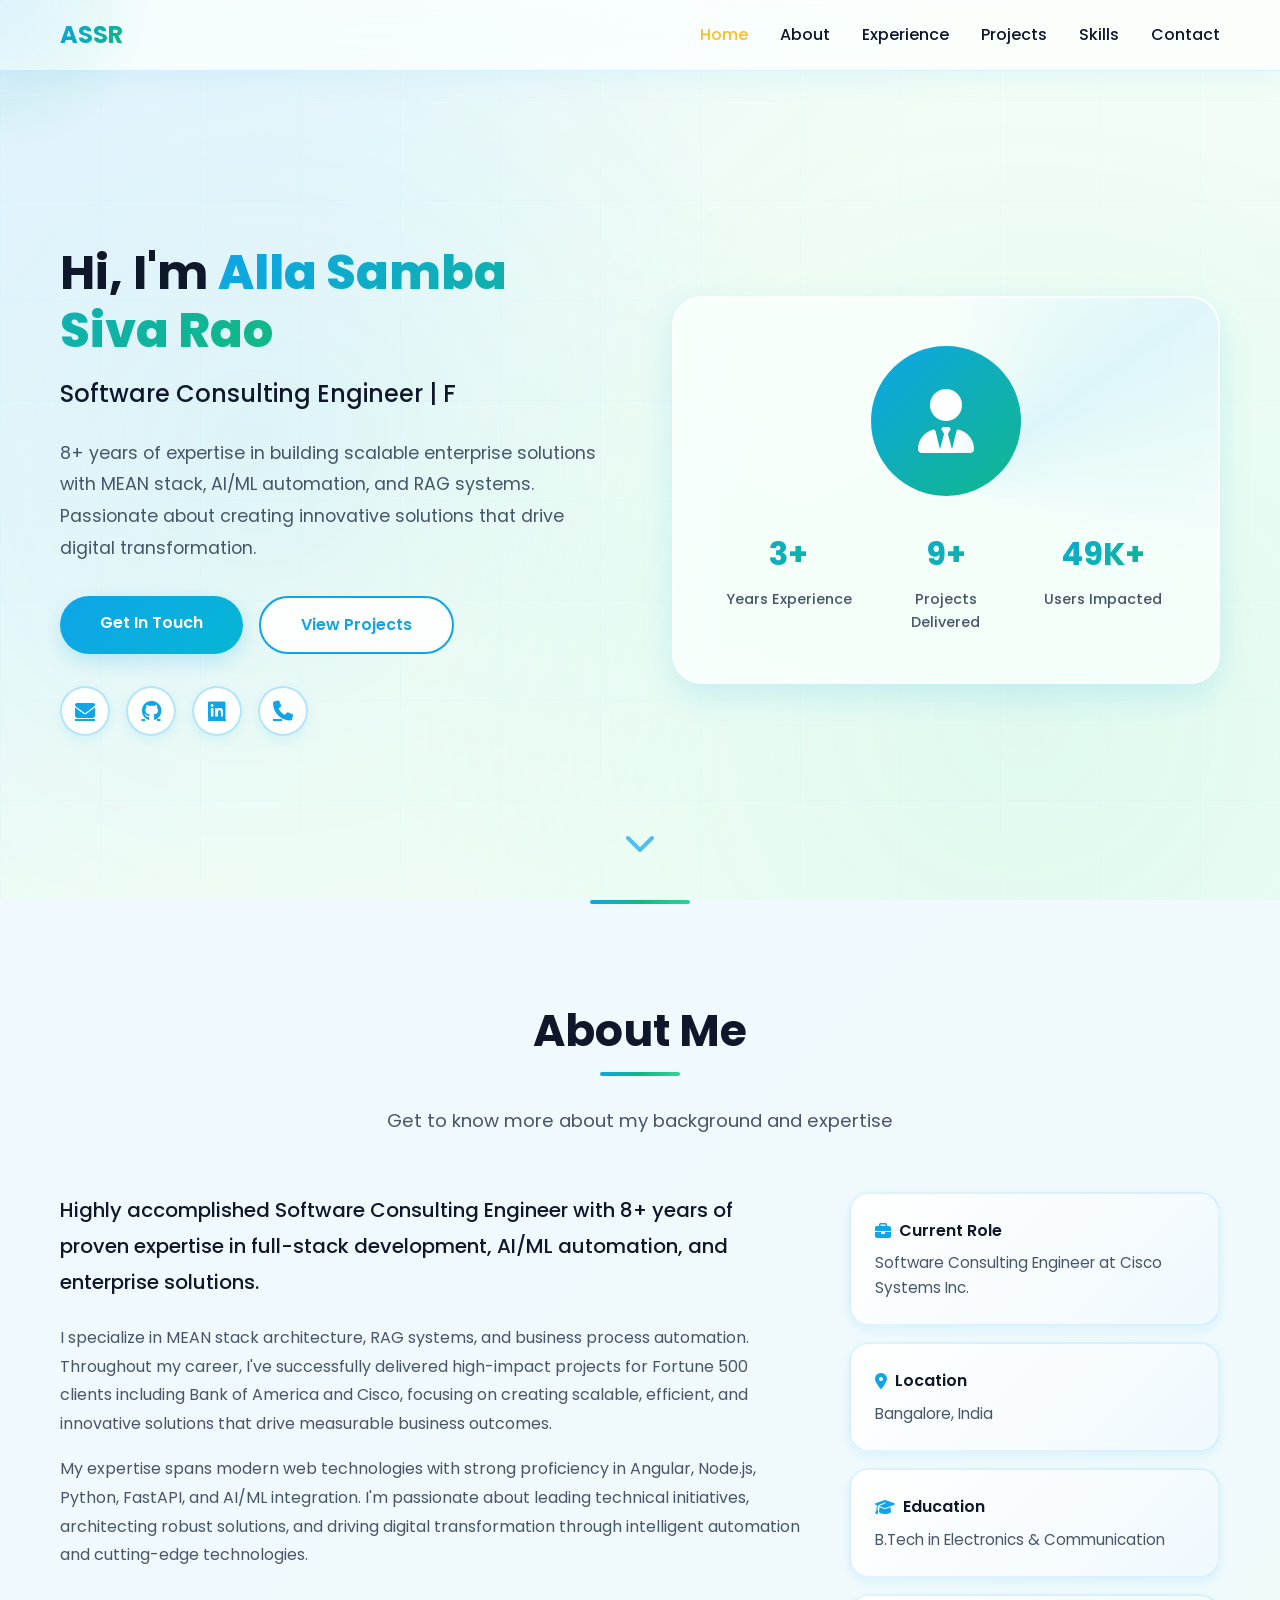
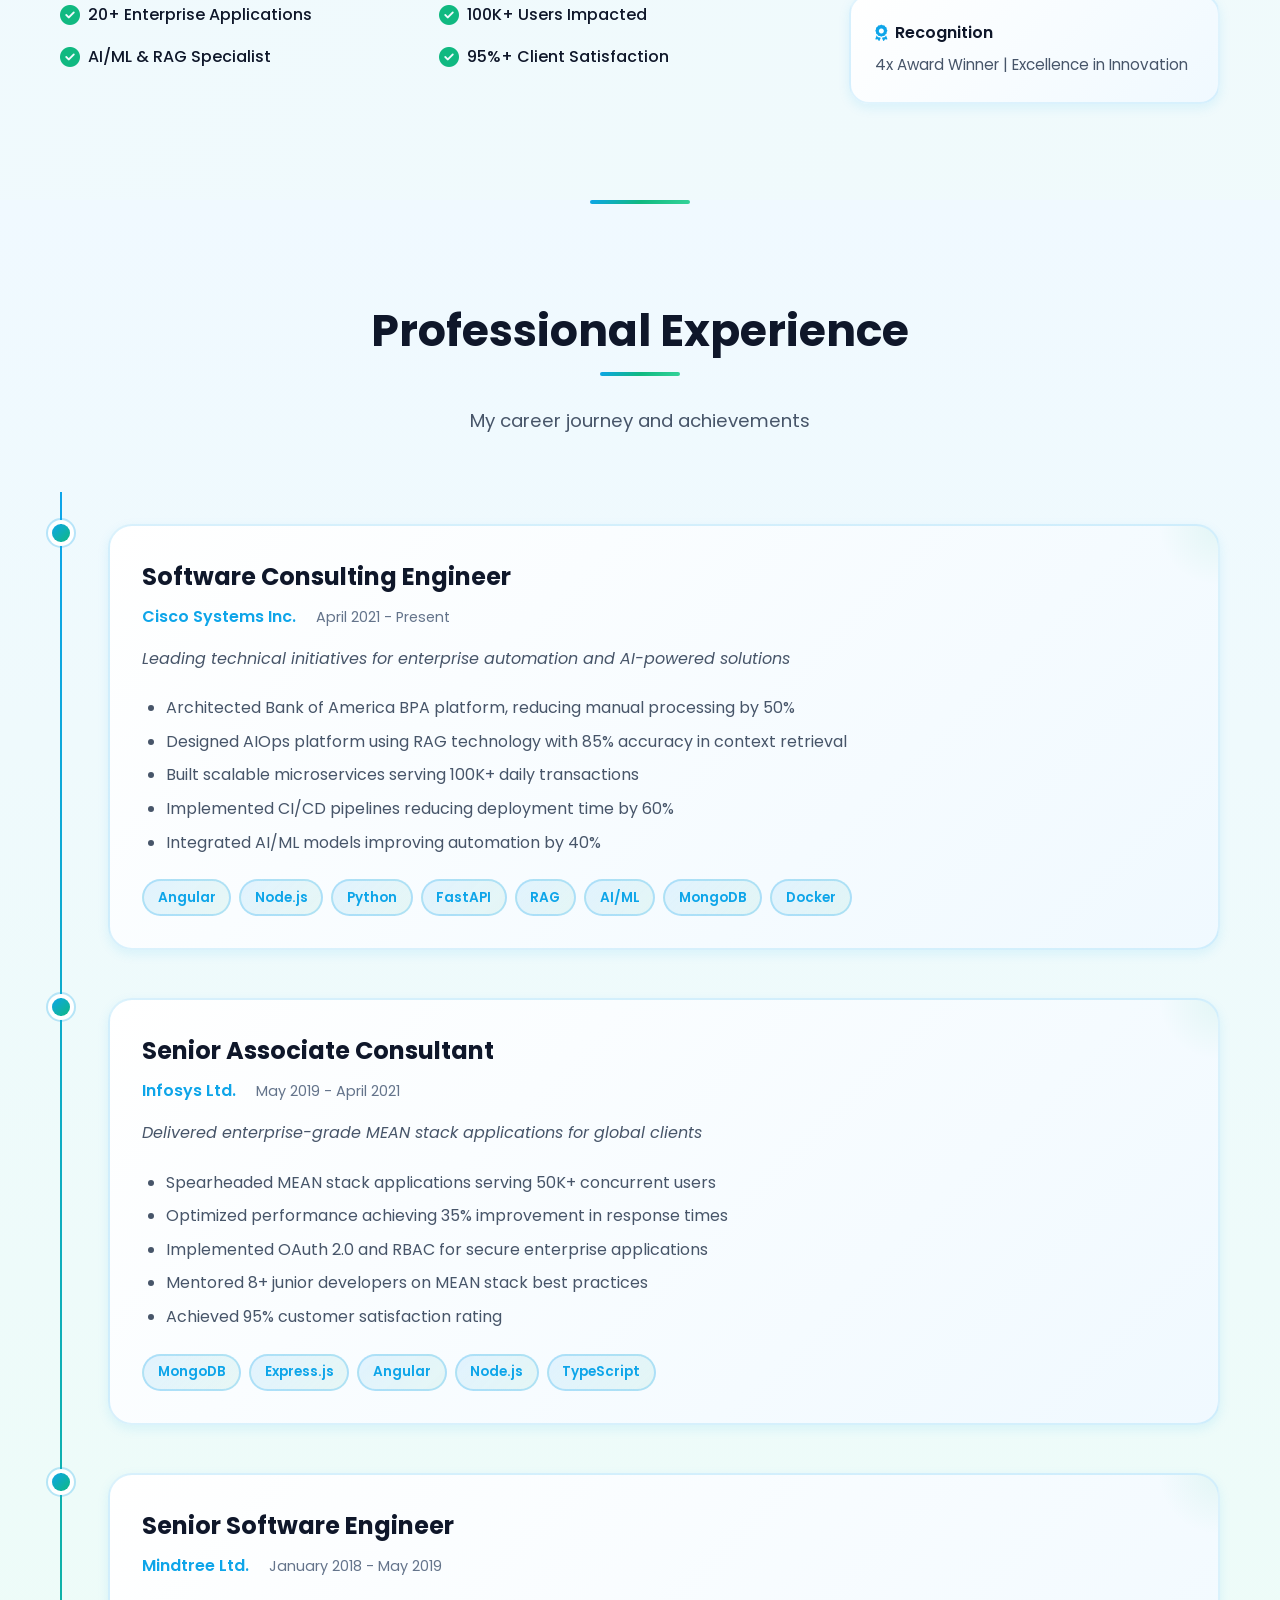
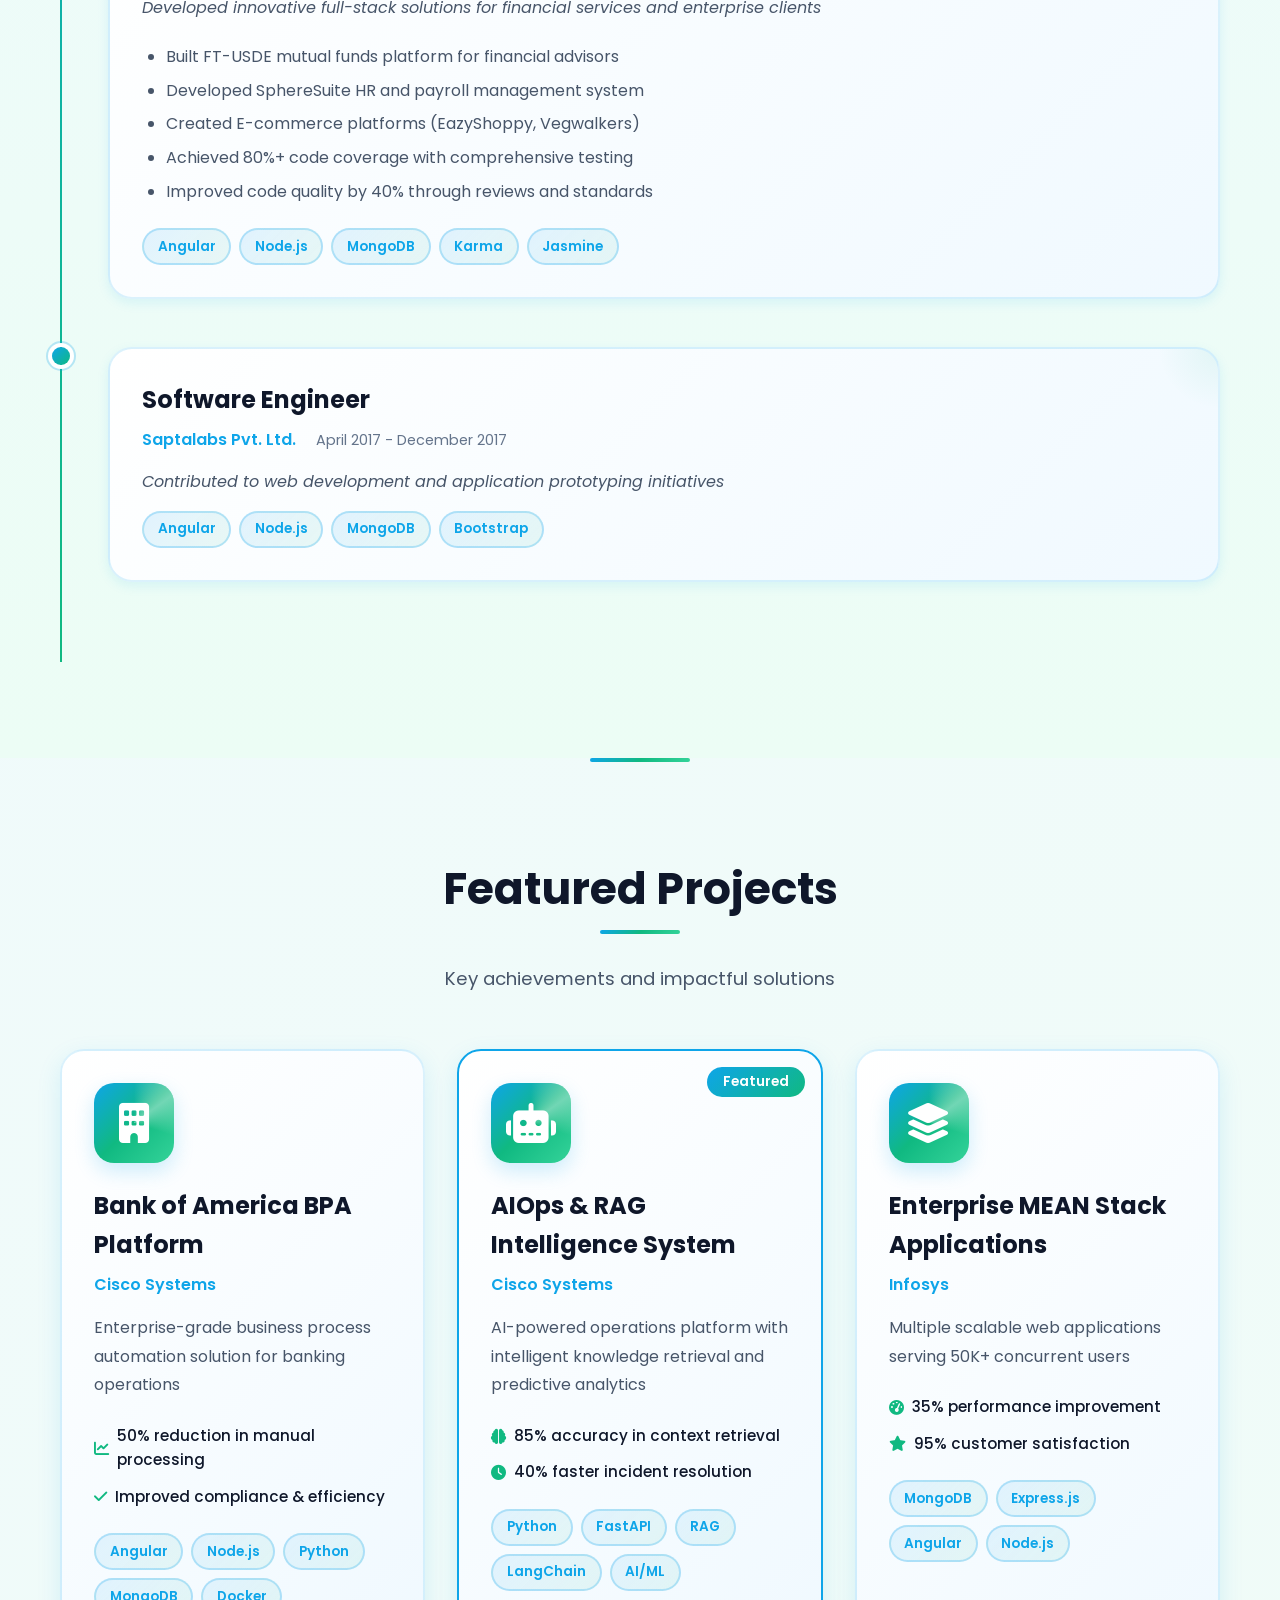
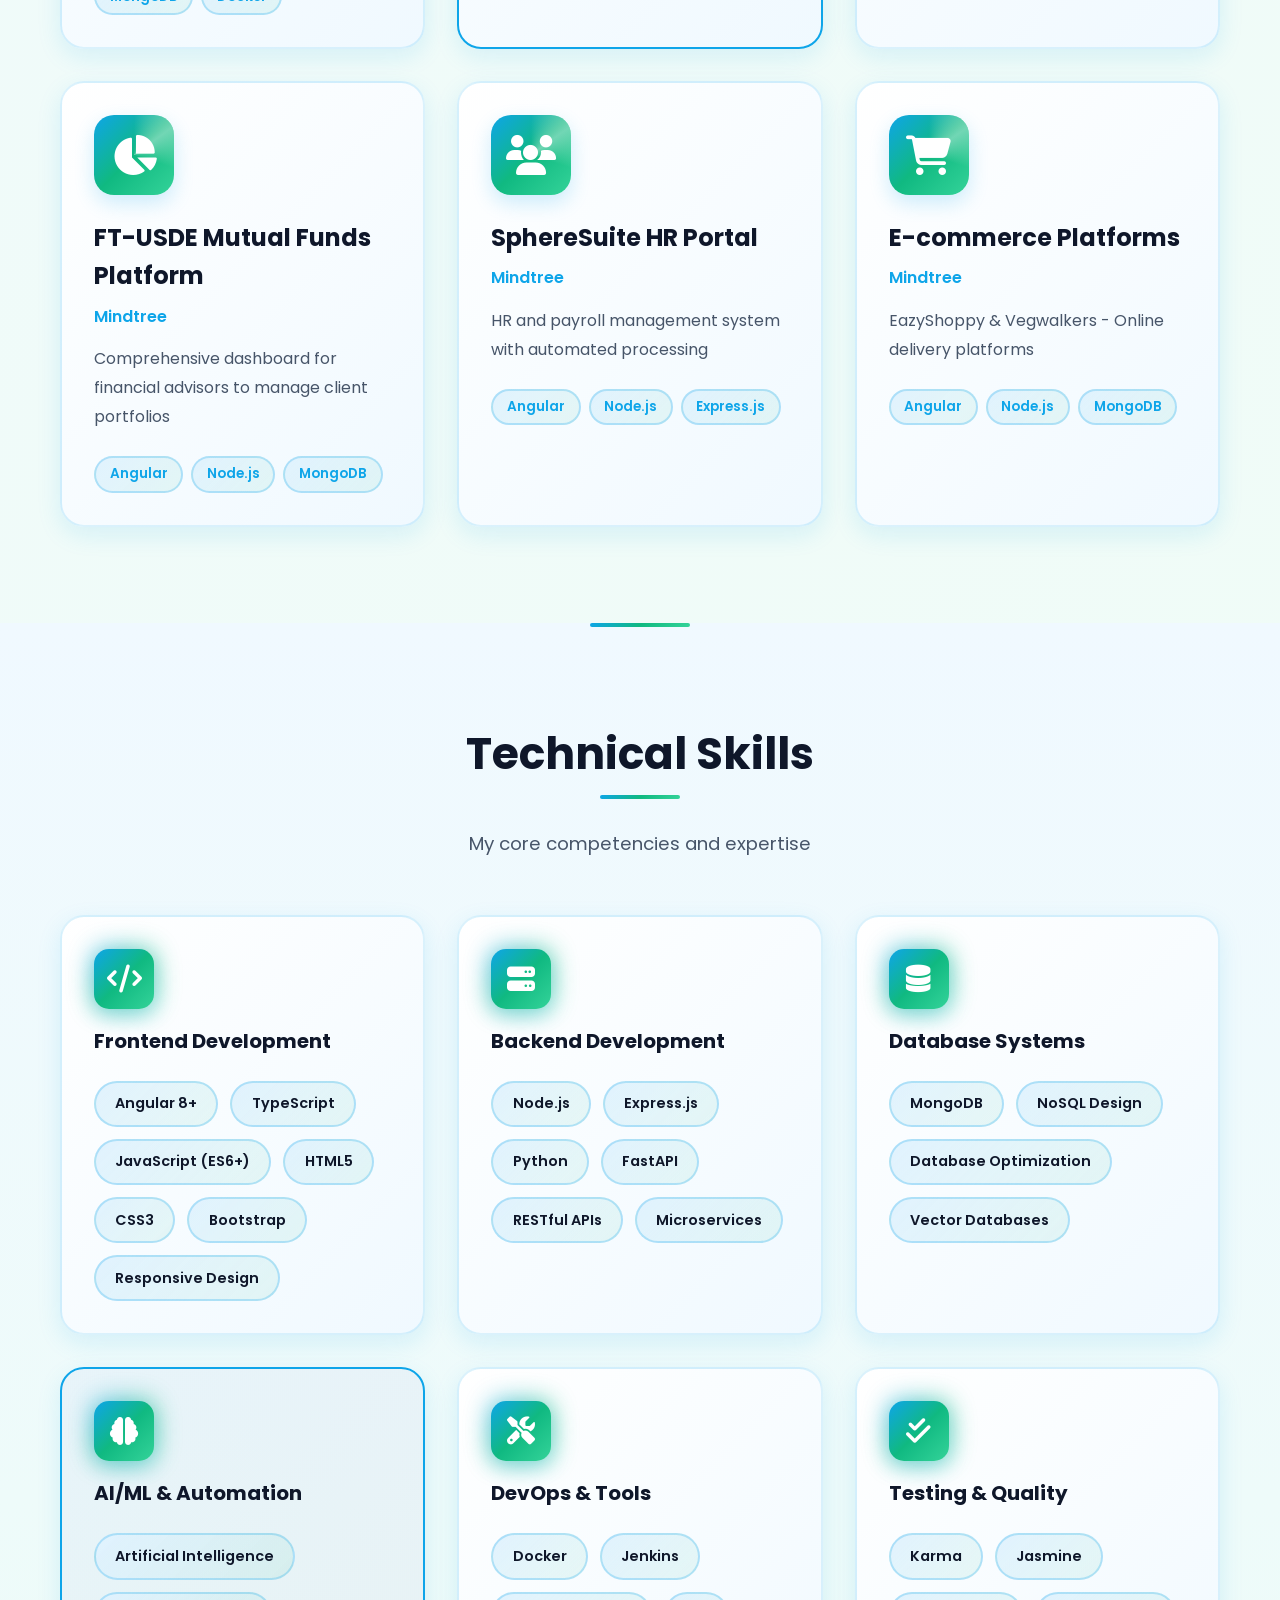
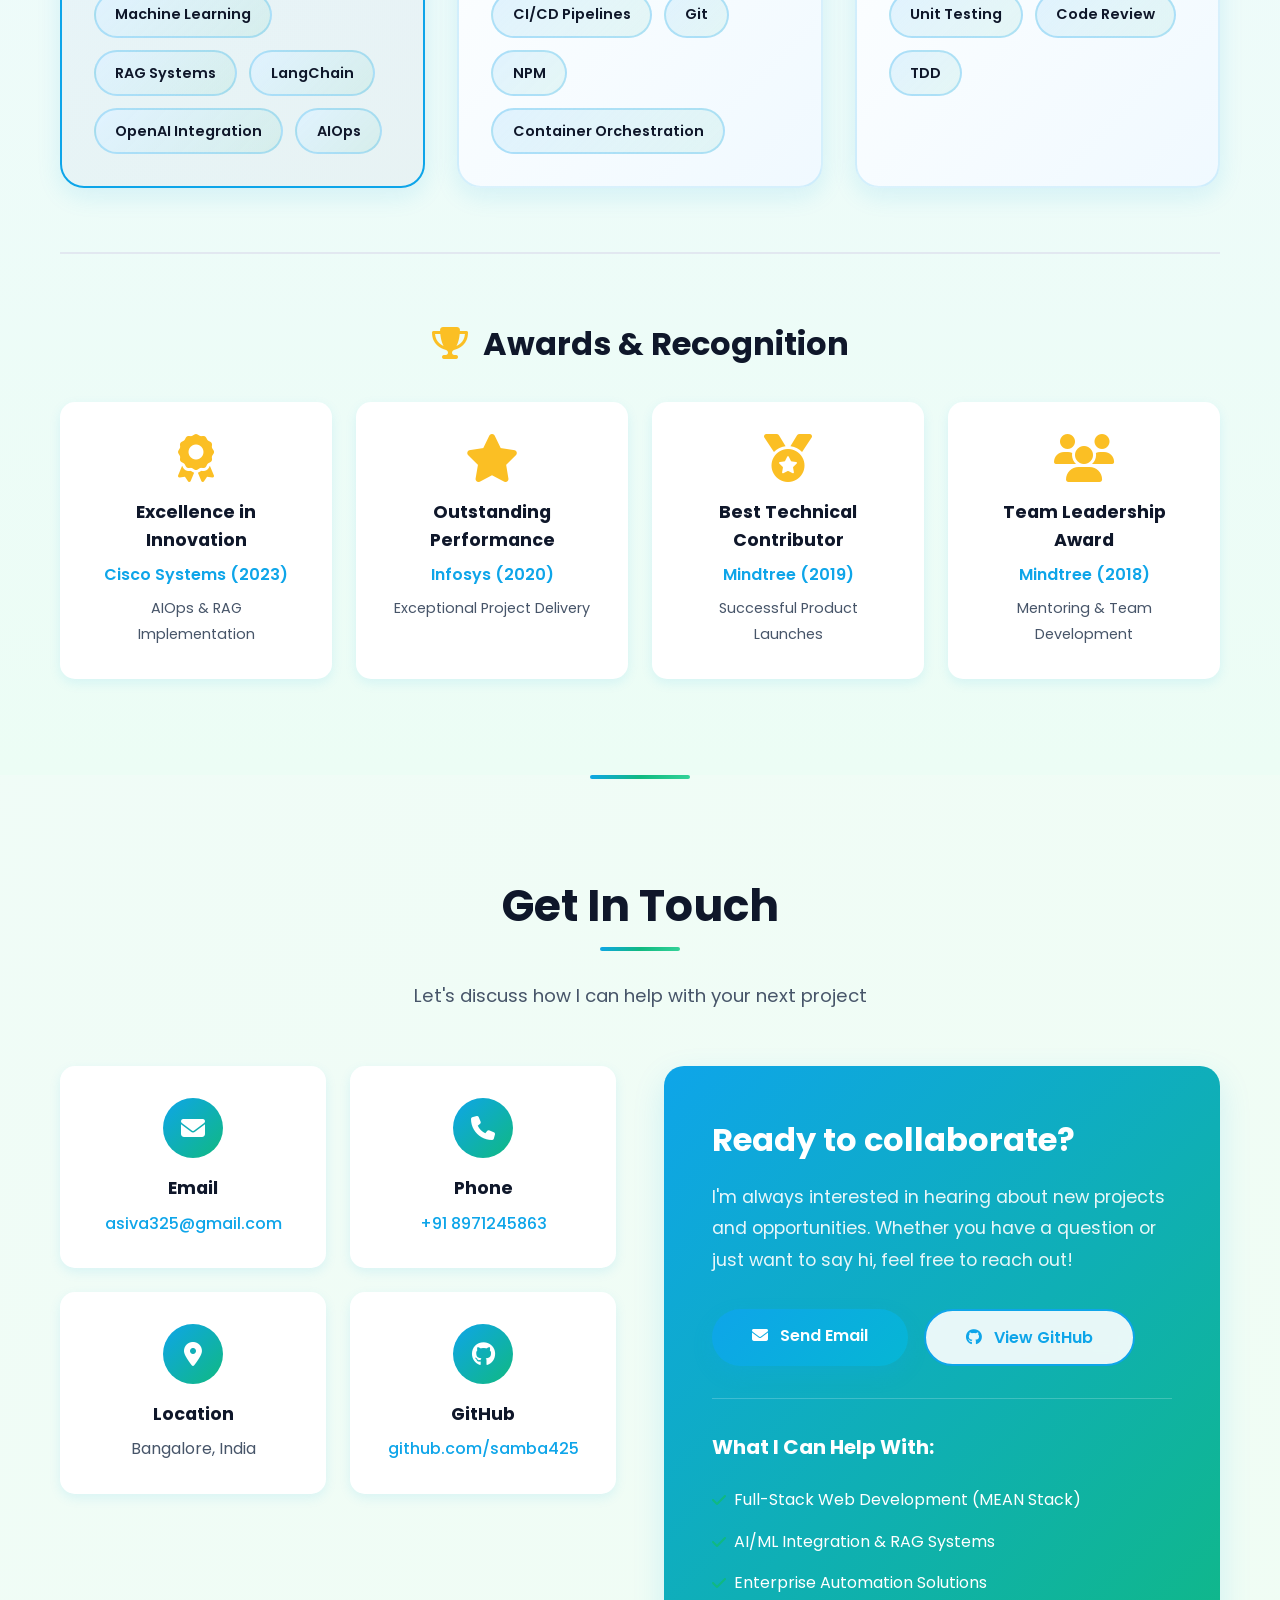
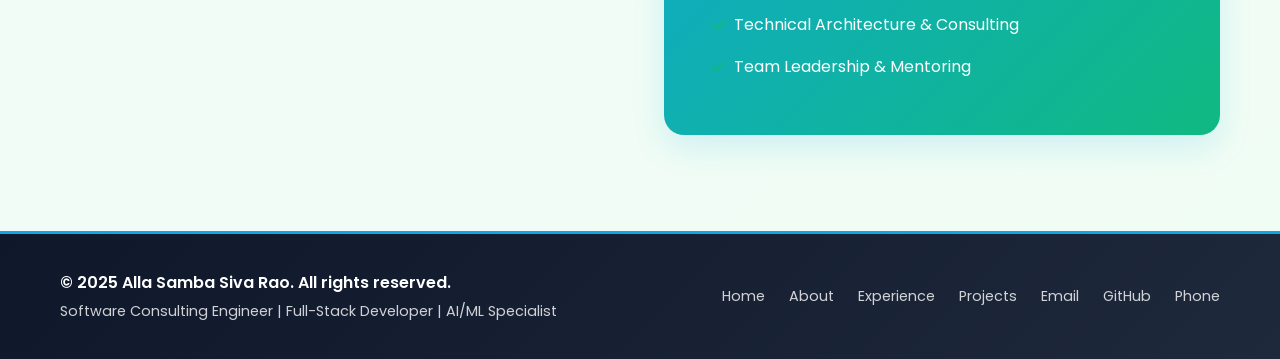
<file: index.html>
<!DOCTYPE html>
<html lang="en">
<head>
    <meta charset="UTF-8">
    <meta name="viewport" content="width=device-width, initial-scale=1.0">
    <meta name="description" content="Alla Samba Siva Rao - Software Consulting Engineer | Full-Stack Developer | AI/ML Specialist">
    <meta name="keywords" content="Full-Stack Developer, Angular, Node.js, Python, AI/ML, RAG Systems, MEAN Stack">
    <meta name="author" content="Alla Samba Siva Rao">
    <title>Alla Samba Siva Rao - Portfolio</title>
    <link rel="stylesheet" href="styles.css">
    <link rel="stylesheet" href="https://cdnjs.cloudflare.com/ajax/libs/font-awesome/6.4.0/css/all.min.css">
    <link href="https://fonts.googleapis.com/css2?family=Poppins:wght@300;400;500;600;700&display=swap" rel="stylesheet">
</head>
<body>
    <!-- Modern Loading Screen -->
    <div class="loading-screen">
        <div class="loader">
            <div class="loader-circle"></div>
            <div class="loader-text">Loading Portfolio...</div>
        </div>
    </div>
    
    <!-- Modern Cursor Glow -->
    <div class="cursor-glow"></div>
    
    <!-- Navigation -->
    <nav class="navbar" id="navbar">
        <div class="container">
            <div class="nav-brand">
                <h2>ASSR</h2>
            </div>
            <ul class="nav-menu" id="nav-menu">
                <li><a href="#home" class="nav-link">Home</a></li>
                <li><a href="#about" class="nav-link">About</a></li>
                <li><a href="#experience" class="nav-link">Experience</a></li>
                <li><a href="#projects" class="nav-link">Projects</a></li>
                <li><a href="#skills" class="nav-link">Skills</a></li>
                <li><a href="#contact" class="nav-link">Contact</a></li>
            </ul>
            <div class="hamburger" id="hamburger">
                <span></span>
                <span></span>
                <span></span>
            </div>
        </div>
    </nav>

    <!-- Hero Section -->
    <section id="home" class="hero">
        <div class="hero-overlay"></div>
        <div class="container hero-content">
            <div class="hero-text">
                <h1 class="hero-title animate-fade-in">
                    Hi, I'm <span class="gradient-text">Alla Samba Siva Rao</span>
                </h1>
                <h2 class="hero-subtitle animate-fade-in-delay-1">
                    Software Consulting Engineer | Full-Stack Developer | AI/ML Specialist
                </h2>
                <p class="hero-description animate-fade-in-delay-2">
                    8+ years of expertise in building scalable enterprise solutions with MEAN stack, 
                    AI/ML automation, and RAG systems. Passionate about creating innovative solutions 
                    that drive digital transformation.
                </p>
                <div class="hero-buttons animate-fade-in-delay-3">
                    <a href="#contact" class="btn btn-primary">Get In Touch</a>
                    <a href="#projects" class="btn btn-secondary">View Projects</a>
                </div>
                <div class="social-links animate-fade-in-delay-4">
                    <a href="mailto:asiva325@gmail.com" class="social-icon" aria-label="Email">
                        <i class="fas fa-envelope"></i>
                    </a>
                    <a href="https://github.com/samba425" target="_blank" class="social-icon" aria-label="GitHub">
                        <i class="fab fa-github"></i>
                    </a>
                    <a href="https://linkedin.com/in/sambaSivaRao" target="_blank" class="social-icon" aria-label="LinkedIn">
                        <i class="fab fa-linkedin"></i>
                    </a>
                    <a href="tel:+918971245863" class="social-icon" aria-label="Phone">
                        <i class="fas fa-phone"></i>
                    </a>
                </div>
            </div>
            <div class="hero-image animate-fade-in-delay-2">
                <div class="profile-card">
                    <div class="profile-icon">
                        <i class="fas fa-user-tie"></i>
                    </div>
                    <div class="stats">
                        <div class="stat">
                            <h3>8+</h3>
                            <p>Years Experience</p>
                        </div>
                        <div class="stat">
                            <h3>20+</h3>
                            <p>Projects Delivered</p>
                        </div>
                        <div class="stat">
                            <h3>100K+</h3>
                            <p>Users Impacted</p>
                        </div>
                    </div>
                </div>
            </div>
        </div>
        <div class="scroll-indicator">
            <a href="#about">
                <i class="fas fa-chevron-down"></i>
            </a>
        </div>
    </section>

    <!-- About Section -->
    <section id="about" class="about section">
        <div class="container">
            <h2 class="section-title">About Me</h2>
            <div class="section-subtitle">Get to know more about my background and expertise</div>
            
            <div class="about-content">
                <div class="about-text">
                    <p class="lead">
                        Highly accomplished Software Consulting Engineer with 8+ years of proven expertise 
                        in full-stack development, AI/ML automation, and enterprise solutions.
                    </p>
                    <p>
                        I specialize in MEAN stack architecture, RAG systems, and business process automation. 
                        Throughout my career, I've successfully delivered high-impact projects for Fortune 500 
                        clients including Bank of America and Cisco, focusing on creating scalable, efficient, and 
                        innovative solutions that drive measurable business outcomes.
                    </p>
                    <p>
                        My expertise spans modern web technologies with strong proficiency in Angular, Node.js, 
                        Python, FastAPI, and AI/ML integration. I'm passionate about leading technical 
                        initiatives, architecting robust solutions, and driving digital transformation through 
                        intelligent automation and cutting-edge technologies.
                    </p>
                    
                    <div class="highlights">
                        <div class="highlight-item">
                            <i class="fas fa-check-circle"></i>
                            <span>20+ Enterprise Applications</span>
                        </div>
                        <div class="highlight-item">
                            <i class="fas fa-check-circle"></i>
                            <span>100K+ Users Impacted</span>
                        </div>
                        <div class="highlight-item">
                            <i class="fas fa-check-circle"></i>
                            <span>AI/ML & RAG Specialist</span>
                        </div>
                        <div class="highlight-item">
                            <i class="fas fa-check-circle"></i>
                            <span>95%+ Client Satisfaction</span>
                        </div>
                    </div>
                </div>
                
                <div class="about-info">
                    <div class="info-card">
                        <h3><i class="fas fa-briefcase"></i> Current Role</h3>
                        <p>Software Consulting Engineer at Cisco Systems Inc.</p>
                    </div>
                    <div class="info-card">
                        <h3><i class="fas fa-map-marker-alt"></i> Location</h3>
                        <p>Bangalore, India</p>
                    </div>
                    <div class="info-card">
                        <h3><i class="fas fa-graduation-cap"></i> Education</h3>
                        <p>B.Tech in Electronics & Communication</p>
                    </div>
                    <div class="info-card">
                        <h3><i class="fas fa-award"></i> Recognition</h3>
                        <p>4x Award Winner | Excellence in Innovation</p>
                    </div>
                </div>
            </div>
        </div>
    </section>

    <!-- Experience Section -->
    <section id="experience" class="experience section bg-light">
        <div class="container">
            <h2 class="section-title">Professional Experience</h2>
            <div class="section-subtitle">My career journey and achievements</div>
            
            <div class="timeline">
                <div class="timeline-item">
                    <div class="timeline-dot"></div>
                    <div class="timeline-content">
                        <div class="timeline-header">
                            <h3>Software Consulting Engineer</h3>
                            <span class="company">Cisco Systems Inc.</span>
                            <span class="duration">April 2021 - Present</span>
                        </div>
                        <p class="timeline-description">
                            Leading technical initiatives for enterprise automation and AI-powered solutions
                        </p>
                        <ul class="achievements">
                            <li>Architected Bank of America BPA platform, reducing manual processing by 50%</li>
                            <li>Designed AIOps platform using RAG technology with 85% accuracy in context retrieval</li>
                            <li>Built scalable microservices serving 100K+ daily transactions</li>
                            <li>Implemented CI/CD pipelines reducing deployment time by 60%</li>
                            <li>Integrated AI/ML models improving automation by 40%</li>
                        </ul>
                        <div class="tech-tags">
                            <span>Angular</span>
                            <span>Node.js</span>
                            <span>Python</span>
                            <span>FastAPI</span>
                            <span>RAG</span>
                            <span>AI/ML</span>
                            <span>MongoDB</span>
                            <span>Docker</span>
                        </div>
                    </div>
                </div>

                <div class="timeline-item">
                    <div class="timeline-dot"></div>
                    <div class="timeline-content">
                        <div class="timeline-header">
                            <h3>Senior Associate Consultant</h3>
                            <span class="company">Infosys Ltd.</span>
                            <span class="duration">May 2019 - April 2021</span>
                        </div>
                        <p class="timeline-description">
                            Delivered enterprise-grade MEAN stack applications for global clients
                        </p>
                        <ul class="achievements">
                            <li>Spearheaded MEAN stack applications serving 50K+ concurrent users</li>
                            <li>Optimized performance achieving 35% improvement in response times</li>
                            <li>Implemented OAuth 2.0 and RBAC for secure enterprise applications</li>
                            <li>Mentored 8+ junior developers on MEAN stack best practices</li>
                            <li>Achieved 95% customer satisfaction rating</li>
                        </ul>
                        <div class="tech-tags">
                            <span>MongoDB</span>
                            <span>Express.js</span>
                            <span>Angular</span>
                            <span>Node.js</span>
                            <span>TypeScript</span>
                        </div>
                    </div>
                </div>

                <div class="timeline-item">
                    <div class="timeline-dot"></div>
                    <div class="timeline-content">
                        <div class="timeline-header">
                            <h3>Senior Software Engineer</h3>
                            <span class="company">Mindtree Ltd.</span>
                            <span class="duration">January 2018 - May 2019</span>
                        </div>
                        <p class="timeline-description">
                            Developed innovative full-stack solutions for financial services and enterprise clients
                        </p>
                        <ul class="achievements">
                            <li>Built FT-USDE mutual funds platform for financial advisors</li>
                            <li>Developed SphereSuite HR and payroll management system</li>
                            <li>Created E-commerce platforms (EazyShoppy, Vegwalkers)</li>
                            <li>Achieved 80%+ code coverage with comprehensive testing</li>
                            <li>Improved code quality by 40% through reviews and standards</li>
                        </ul>
                        <div class="tech-tags">
                            <span>Angular</span>
                            <span>Node.js</span>
                            <span>MongoDB</span>
                            <span>Karma</span>
                            <span>Jasmine</span>
                        </div>
                    </div>
                </div>

                <div class="timeline-item">
                    <div class="timeline-dot"></div>
                    <div class="timeline-content">
                        <div class="timeline-header">
                            <h3>Software Engineer</h3>
                            <span class="company">Saptalabs Pvt. Ltd.</span>
                            <span class="duration">April 2017 - December 2017</span>
                        </div>
                        <p class="timeline-description">
                            Contributed to web development and application prototyping initiatives
                        </p>
                        <div class="tech-tags">
                            <span>Angular</span>
                            <span>Node.js</span>
                            <span>MongoDB</span>
                            <span>Bootstrap</span>
                        </div>
                    </div>
                </div>
            </div>
        </div>
    </section>

    <!-- Projects Section -->
    <section id="projects" class="projects section">
        <div class="container">
            <h2 class="section-title">Featured Projects</h2>
            <div class="section-subtitle">Key achievements and impactful solutions</div>
            
            <div class="projects-grid">
                <div class="project-card">
                    <div class="project-icon">
                        <i class="fas fa-building"></i>
                    </div>
                    <h3>Bank of America BPA Platform</h3>
                    <p class="project-company">Cisco Systems</p>
                    <p class="project-description">
                        Enterprise-grade business process automation solution for banking operations
                    </p>
                    <div class="project-impact">
                        <div class="impact-item">
                            <i class="fas fa-chart-line"></i>
                            <span>50% reduction in manual processing</span>
                        </div>
                        <div class="impact-item">
                            <i class="fas fa-check"></i>
                            <span>Improved compliance & efficiency</span>
                        </div>
                    </div>
                    <div class="tech-tags">
                        <span>Angular</span>
                        <span>Node.js</span>
                        <span>Python</span>
                        <span>MongoDB</span>
                        <span>Docker</span>
                    </div>
                </div>

                <div class="project-card featured">
                    <div class="featured-badge">Featured</div>
                    <div class="project-icon">
                        <i class="fas fa-robot"></i>
                    </div>
                    <h3>AIOps & RAG Intelligence System</h3>
                    <p class="project-company">Cisco Systems</p>
                    <p class="project-description">
                        AI-powered operations platform with intelligent knowledge retrieval and predictive analytics
                    </p>
                    <div class="project-impact">
                        <div class="impact-item">
                            <i class="fas fa-brain"></i>
                            <span>85% accuracy in context retrieval</span>
                        </div>
                        <div class="impact-item">
                            <i class="fas fa-clock"></i>
                            <span>40% faster incident resolution</span>
                        </div>
                    </div>
                    <div class="tech-tags">
                        <span>Python</span>
                        <span>FastAPI</span>
                        <span>RAG</span>
                        <span>LangChain</span>
                        <span>AI/ML</span>
                    </div>
                </div>

                <div class="project-card">
                    <div class="project-icon">
                        <i class="fas fa-layer-group"></i>
                    </div>
                    <h3>Enterprise MEAN Stack Applications</h3>
                    <p class="project-company">Infosys</p>
                    <p class="project-description">
                        Multiple scalable web applications serving 50K+ concurrent users
                    </p>
                    <div class="project-impact">
                        <div class="impact-item">
                            <i class="fas fa-tachometer-alt"></i>
                            <span>35% performance improvement</span>
                        </div>
                        <div class="impact-item">
                            <i class="fas fa-star"></i>
                            <span>95% customer satisfaction</span>
                        </div>
                    </div>
                    <div class="tech-tags">
                        <span>MongoDB</span>
                        <span>Express.js</span>
                        <span>Angular</span>
                        <span>Node.js</span>
                    </div>
                </div>

                <div class="project-card">
                    <div class="project-icon">
                        <i class="fas fa-chart-pie"></i>
                    </div>
                    <h3>FT-USDE Mutual Funds Platform</h3>
                    <p class="project-company">Mindtree</p>
                    <p class="project-description">
                        Comprehensive dashboard for financial advisors to manage client portfolios
                    </p>
                    <div class="tech-tags">
                        <span>Angular</span>
                        <span>Node.js</span>
                        <span>MongoDB</span>
                    </div>
                </div>

                <div class="project-card">
                    <div class="project-icon">
                        <i class="fas fa-users"></i>
                    </div>
                    <h3>SphereSuite HR Portal</h3>
                    <p class="project-company">Mindtree</p>
                    <p class="project-description">
                        HR and payroll management system with automated processing
                    </p>
                    <div class="tech-tags">
                        <span>Angular</span>
                        <span>Node.js</span>
                        <span>Express.js</span>
                    </div>
                </div>

                <div class="project-card">
                    <div class="project-icon">
                        <i class="fas fa-shopping-cart"></i>
                    </div>
                    <h3>E-commerce Platforms</h3>
                    <p class="project-company">Mindtree</p>
                    <p class="project-description">
                        EazyShoppy & Vegwalkers - Online delivery platforms
                    </p>
                    <div class="tech-tags">
                        <span>Angular</span>
                        <span>Node.js</span>
                        <span>MongoDB</span>
                    </div>
                </div>
            </div>
        </div>
    </section>

    <!-- Skills Section -->
    <section id="skills" class="skills section bg-light">
        <div class="container">
            <h2 class="section-title">Technical Skills</h2>
            <div class="section-subtitle">My core competencies and expertise</div>
            
            <div class="skills-grid">
                <div class="skill-category">
                    <div class="category-icon">
                        <i class="fas fa-code"></i>
                    </div>
                    <h3>Frontend Development</h3>
                    <div class="skill-items">
                        <span class="skill-tag">Angular 8+</span>
                        <span class="skill-tag">TypeScript</span>
                        <span class="skill-tag">JavaScript (ES6+)</span>
                        <span class="skill-tag">HTML5</span>
                        <span class="skill-tag">CSS3</span>
                        <span class="skill-tag">Bootstrap</span>
                        <span class="skill-tag">Responsive Design</span>
                    </div>
                </div>

                <div class="skill-category">
                    <div class="category-icon">
                        <i class="fas fa-server"></i>
                    </div>
                    <h3>Backend Development</h3>
                    <div class="skill-items">
                        <span class="skill-tag">Node.js</span>
                        <span class="skill-tag">Express.js</span>
                        <span class="skill-tag">Python</span>
                        <span class="skill-tag">FastAPI</span>
                        <span class="skill-tag">RESTful APIs</span>
                        <span class="skill-tag">Microservices</span>
                    </div>
                </div>

                <div class="skill-category">
                    <div class="category-icon">
                        <i class="fas fa-database"></i>
                    </div>
                    <h3>Database Systems</h3>
                    <div class="skill-items">
                        <span class="skill-tag">MongoDB</span>
                        <span class="skill-tag">NoSQL Design</span>
                        <span class="skill-tag">Database Optimization</span>
                        <span class="skill-tag">Vector Databases</span>
                    </div>
                </div>

                <div class="skill-category featured">
                    <div class="category-icon">
                        <i class="fas fa-brain"></i>
                    </div>
                    <h3>AI/ML & Automation</h3>
                    <div class="skill-items">
                        <span class="skill-tag">Artificial Intelligence</span>
                        <span class="skill-tag">Machine Learning</span>
                        <span class="skill-tag">RAG Systems</span>
                        <span class="skill-tag">LangChain</span>
                        <span class="skill-tag">OpenAI Integration</span>
                        <span class="skill-tag">AIOps</span>
                    </div>
                </div>

                <div class="skill-category">
                    <div class="category-icon">
                        <i class="fas fa-tools"></i>
                    </div>
                    <h3>DevOps & Tools</h3>
                    <div class="skill-items">
                        <span class="skill-tag">Docker</span>
                        <span class="skill-tag">Jenkins</span>
                        <span class="skill-tag">CI/CD Pipelines</span>
                        <span class="skill-tag">Git</span>
                        <span class="skill-tag">NPM</span>
                        <span class="skill-tag">Container Orchestration</span>
                    </div>
                </div>

                <div class="skill-category">
                    <div class="category-icon">
                        <i class="fas fa-check-double"></i>
                    </div>
                    <h3>Testing & Quality</h3>
                    <div class="skill-items">
                        <span class="skill-tag">Karma</span>
                        <span class="skill-tag">Jasmine</span>
                        <span class="skill-tag">Unit Testing</span>
                        <span class="skill-tag">Code Review</span>
                        <span class="skill-tag">TDD</span>
                    </div>
                </div>
            </div>

            <!-- Awards Section -->
            <div class="awards-section">
                <h3 class="awards-title">
                    <i class="fas fa-trophy"></i> Awards & Recognition
                </h3>
                <div class="awards-grid">
                    <div class="award-card">
                        <i class="fas fa-award"></i>
                        <h4>Excellence in Innovation</h4>
                        <p>Cisco Systems (2023)</p>
                        <span>AIOps & RAG Implementation</span>
                    </div>
                    <div class="award-card">
                        <i class="fas fa-star"></i>
                        <h4>Outstanding Performance</h4>
                        <p>Infosys (2020)</p>
                        <span>Exceptional Project Delivery</span>
                    </div>
                    <div class="award-card">
                        <i class="fas fa-medal"></i>
                        <h4>Best Technical Contributor</h4>
                        <p>Mindtree (2019)</p>
                        <span>Successful Product Launches</span>
                    </div>
                    <div class="award-card">
                        <i class="fas fa-users"></i>
                        <h4>Team Leadership Award</h4>
                        <p>Mindtree (2018)</p>
                        <span>Mentoring & Team Development</span>
                    </div>
                </div>
            </div>
        </div>
    </section>

    <!-- Contact Section -->
    <section id="contact" class="contact section">
        <div class="container">
            <h2 class="section-title">Get In Touch</h2>
            <div class="section-subtitle">Let's discuss how I can help with your next project</div>
            
            <div class="contact-content">
                <div class="contact-info">
                    <div class="contact-card">
                        <div class="contact-icon">
                            <i class="fas fa-envelope"></i>
                        </div>
                        <h3>Email</h3>
                        <a href="mailto:asiva325@gmail.com">asiva325@gmail.com</a>
                    </div>
                    
                    <div class="contact-card">
                        <div class="contact-icon">
                            <i class="fas fa-phone"></i>
                        </div>
                        <h3>Phone</h3>
                        <a href="tel:+918971245863">+91 8971245863</a>
                    </div>
                    
                    <div class="contact-card">
                        <div class="contact-icon">
                            <i class="fas fa-map-marker-alt"></i>
                        </div>
                        <h3>Location</h3>
                        <p>Bangalore, India</p>
                    </div>
                    
                    <div class="contact-card">
                        <div class="contact-icon">
                            <i class="fab fa-github"></i>
                        </div>
                        <h3>GitHub</h3>
                        <a href="https://github.com/samba425" target="_blank">github.com/samba425</a>
                    </div>
                </div>

                <div class="contact-cta">
                    <h3>Ready to collaborate?</h3>
                    <p>
                        I'm always interested in hearing about new projects and opportunities. 
                        Whether you have a question or just want to say hi, feel free to reach out!
                    </p>
                    <div class="cta-buttons">
                        <a href="mailto:asiva325@gmail.com" class="btn btn-primary">
                            <i class="fas fa-envelope"></i> Send Email
                        </a>
                        <a href="https://github.com/samba425" target="_blank" class="btn btn-secondary">
                            <i class="fab fa-github"></i> View GitHub
                        </a>
                    </div>
                    
                    <div class="expertise-highlights">
                        <h4>What I Can Help With:</h4>
                        <ul>
                            <li><i class="fas fa-check"></i> Full-Stack Web Development (MEAN Stack)</li>
                            <li><i class="fas fa-check"></i> AI/ML Integration & RAG Systems</li>
                            <li><i class="fas fa-check"></i> Enterprise Automation Solutions</li>
                            <li><i class="fas fa-check"></i> Technical Architecture & Consulting</li>
                            <li><i class="fas fa-check"></i> Team Leadership & Mentoring</li>
                        </ul>
                    </div>
                </div>
            </div>
        </div>
    </section>

    <!-- Footer -->
    <footer class="footer">
        <div class="container">
            <div class="footer-content">
                <div class="footer-info">
                    <p>&copy; 2025 Alla Samba Siva Rao. All rights reserved.</p>
                    <p>Software Consulting Engineer | Full-Stack Developer | AI/ML Specialist</p>
                </div>
                <div class="footer-links">
                    <a href="#home">Home</a>
                    <a href="#about">About</a>
                    <a href="#experience">Experience</a>
                    <a href="#projects">Projects</a>
                    <a href="mailto:asiva325@gmail.com">Email</a>
                    <a href="https://github.com/samba425" target="_blank">GitHub</a>
                    <a href="tel:+918971245863">Phone</a>
                </div>
            </div>
        </div>
    </footer>

    <!-- Scroll to Top Button -->
    <button id="scrollTop" class="scroll-top" aria-label="Scroll to top">
        <i class="fas fa-arrow-up"></i>
    </button>

    <!-- Uncomment below to enable dynamic content from admin panel -->
    <!-- <script src="dynamic-renderer.js"></script> -->
    <script src="script.js"></script>
</body>
</html>
</file>
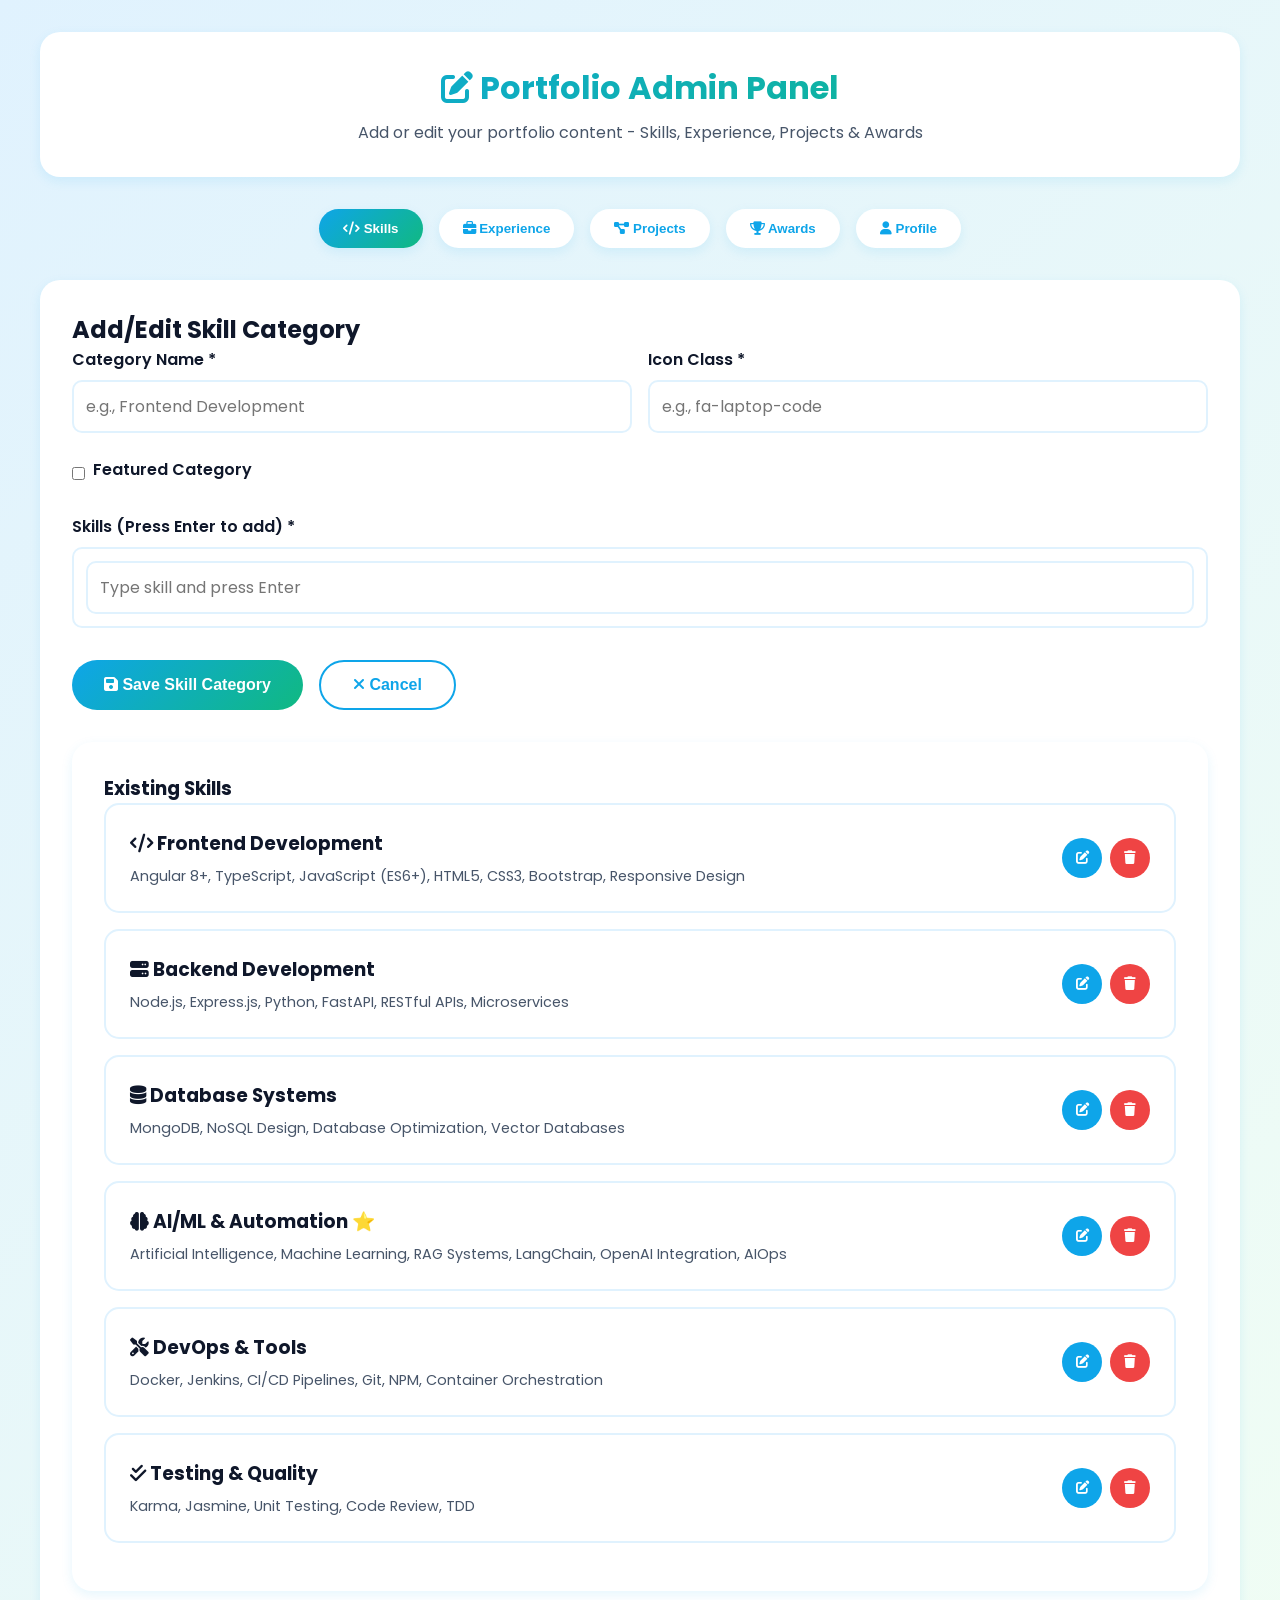
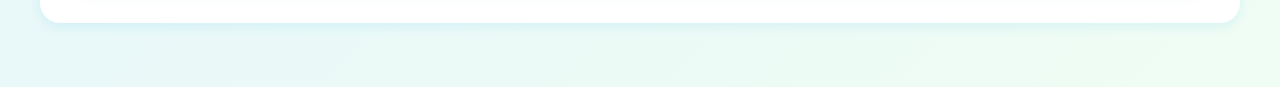
<file: admin.html>
<!DOCTYPE html>
<html lang="en">
<head>
    <meta charset="UTF-8">
    <meta name="viewport" content="width=device-width, initial-scale=1.0">
    <title>Portfolio Admin - Add/Edit Content</title>
    <link href="https://fonts.googleapis.com/css2?family=Poppins:wght@300;400;500;600;700;800&display=swap" rel="stylesheet">
    <link rel="stylesheet" href="https://cdnjs.cloudflare.com/ajax/libs/font-awesome/6.4.0/css/all.min.css">
    <style>
        :root {
            --primary-color: #0ea5e9;
            --primary-dark: #0284c7;
            --secondary-color: #10b981;
            --accent-color: #06b6d4;
            --bg-light: #f0f9ff;
            --text-dark: #0f172a;
            --text-light: #475569;
            --white: #ffffff;
            --shadow-md: 0 4px 12px rgba(14, 165, 233, 0.1);
            --shadow-lg: 0 8px 24px rgba(14, 165, 233, 0.12);
        }

        * {
            margin: 0;
            padding: 0;
            box-sizing: border-box;
        }

        body {
            font-family: 'Poppins', sans-serif;
            background: linear-gradient(135deg, #e0f2fe 0%, #f0fdf4 100%);
            color: var(--text-dark);
            min-height: 100vh;
            padding: 2rem;
        }

        .container {
            max-width: 1200px;
            margin: 0 auto;
        }

        .header {
            background: var(--white);
            padding: 2rem;
            border-radius: 20px;
            box-shadow: var(--shadow-md);
            margin-bottom: 2rem;
            text-align: center;
        }

        .header h1 {
            background: linear-gradient(135deg, #0ea5e9 0%, #10b981 100%);
            -webkit-background-clip: text;
            -webkit-text-fill-color: transparent;
            background-clip: text;
            margin-bottom: 0.5rem;
        }

        .header p {
            color: var(--text-light);
        }

        .nav-buttons {
            display: flex;
            gap: 1rem;
            margin-bottom: 2rem;
            flex-wrap: wrap;
            justify-content: center;
        }

        .nav-btn {
            padding: 0.75rem 1.5rem;
            border: none;
            border-radius: 50px;
            background: var(--white);
            color: var(--primary-color);
            font-weight: 600;
            cursor: pointer;
            transition: all 0.3s ease;
            box-shadow: var(--shadow-md);
        }

        .nav-btn.active {
            background: linear-gradient(135deg, #0ea5e9 0%, #10b981 100%);
            color: var(--white);
        }

        .nav-btn:hover {
            transform: translateY(-2px);
            box-shadow: var(--shadow-lg);
        }

        .form-section {
            display: none;
            background: var(--white);
            padding: 2rem;
            border-radius: 20px;
            box-shadow: var(--shadow-md);
            margin-bottom: 2rem;
        }

        .form-section.active {
            display: block;
            animation: fadeIn 0.5s ease;
        }

        @keyframes fadeIn {
            from {
                opacity: 0;
                transform: translateY(20px);
            }
            to {
                opacity: 1;
                transform: translateY(0);
            }
        }

        .form-group {
            margin-bottom: 1.5rem;
        }

        .form-group label {
            display: block;
            margin-bottom: 0.5rem;
            color: var(--text-dark);
            font-weight: 600;
        }

        .form-group input,
        .form-group textarea,
        .form-group select {
            width: 100%;
            padding: 0.75rem;
            border: 2px solid #e0f2fe;
            border-radius: 10px;
            font-family: 'Poppins', sans-serif;
            font-size: 1rem;
            transition: all 0.3s ease;
        }

        .form-group input:focus,
        .form-group textarea:focus,
        .form-group select:focus {
            outline: none;
            border-color: var(--primary-color);
            box-shadow: 0 0 0 3px rgba(14, 165, 233, 0.1);
        }

        .form-group textarea {
            min-height: 100px;
            resize: vertical;
        }

        .tag-input-container {
            display: flex;
            flex-wrap: wrap;
            gap: 0.5rem;
            padding: 0.75rem;
            border: 2px solid #e0f2fe;
            border-radius: 10px;
            min-height: 50px;
        }

        .tag {
            background: linear-gradient(135deg, #0ea5e9 0%, #10b981 100%);
            color: var(--white);
            padding: 0.5rem 1rem;
            border-radius: 25px;
            display: flex;
            align-items: center;
            gap: 0.5rem;
        }

        .tag button {
            background: none;
            border: none;
            color: var(--white);
            cursor: pointer;
            font-size: 1rem;
        }

        .tag-input {
            border: none;
            outline: none;
            flex: 1;
            min-width: 150px;
            padding: 0.5rem;
        }

        .btn-group {
            display: flex;
            gap: 1rem;
            margin-top: 2rem;
        }

        .btn {
            padding: 0.875rem 2rem;
            border: none;
            border-radius: 50px;
            font-weight: 600;
            cursor: pointer;
            transition: all 0.3s ease;
            font-size: 1rem;
        }

        .btn-primary {
            background: linear-gradient(135deg, #0ea5e9 0%, #10b981 100%);
            color: var(--white);
        }

        .btn-secondary {
            background: var(--white);
            color: var(--primary-color);
            border: 2px solid var(--primary-color);
        }

        .btn:hover {
            transform: translateY(-2px);
            box-shadow: var(--shadow-lg);
        }

        .list-section {
            background: var(--white);
            padding: 2rem;
            border-radius: 20px;
            box-shadow: var(--shadow-md);
        }

        .list-item {
            padding: 1.5rem;
            border: 2px solid #e0f2fe;
            border-radius: 15px;
            margin-bottom: 1rem;
            display: flex;
            justify-content: space-between;
            align-items: center;
            transition: all 0.3s ease;
        }

        .list-item:hover {
            border-color: var(--primary-color);
            box-shadow: var(--shadow-md);
        }

        .list-item-content h3 {
            color: var(--text-dark);
            margin-bottom: 0.5rem;
        }

        .list-item-content p {
            color: var(--text-light);
            font-size: 0.9rem;
        }

        .list-item-actions {
            display: flex;
            gap: 0.5rem;
        }

        .btn-icon {
            width: 40px;
            height: 40px;
            border-radius: 50%;
            border: none;
            cursor: pointer;
            display: flex;
            align-items: center;
            justify-content: center;
            transition: all 0.3s ease;
        }

        .btn-edit {
            background: #0ea5e9;
            color: var(--white);
        }

        .btn-delete {
            background: #ef4444;
            color: var(--white);
        }

        .btn-icon:hover {
            transform: scale(1.1);
        }

        .success-message {
            background: #10b981;
            color: var(--white);
            padding: 1rem 2rem;
            border-radius: 10px;
            position: fixed;
            top: 2rem;
            right: 2rem;
            z-index: 1000;
            animation: slideIn 0.5s ease;
            display: none;
        }

        .success-message.show {
            display: block;
        }

        @keyframes slideIn {
            from {
                transform: translateX(100%);
            }
            to {
                transform: translateX(0);
            }
        }

        .form-row {
            display: grid;
            grid-template-columns: repeat(auto-fit, minmax(250px, 1fr));
            gap: 1rem;
        }

        .checkbox-group {
            display: flex;
            align-items: center;
            gap: 0.5rem;
        }

        .checkbox-group input[type="checkbox"] {
            width: auto;
        }
    </style>
</head>
<body>
    <div class="container">
        <div class="header">
            <h1><i class="fas fa-edit"></i> Portfolio Admin Panel</h1>
            <p>Add or edit your portfolio content - Skills, Experience, Projects & Awards</p>
        </div>

        <div class="nav-buttons">
            <button class="nav-btn active" onclick="showSection('skills')">
                <i class="fas fa-code"></i> Skills
            </button>
            <button class="nav-btn" onclick="showSection('experience')">
                <i class="fas fa-briefcase"></i> Experience
            </button>
            <button class="nav-btn" onclick="showSection('projects')">
                <i class="fas fa-project-diagram"></i> Projects
            </button>
            <button class="nav-btn" onclick="showSection('awards')">
                <i class="fas fa-trophy"></i> Awards
            </button>
            <button class="nav-btn" onclick="showSection('profile')">
                <i class="fas fa-user"></i> Profile
            </button>
        </div>

        <!-- Skills Form -->
        <div id="skills-section" class="form-section active">
            <h2>Add/Edit Skill Category</h2>
            <form id="skills-form">
                <input type="hidden" id="skill-id">
                <div class="form-row">
                    <div class="form-group">
                        <label for="skill-category">Category Name *</label>
                        <input type="text" id="skill-category" required placeholder="e.g., Frontend Development">
                    </div>
                    <div class="form-group">
                        <label for="skill-icon">Icon Class *</label>
                        <input type="text" id="skill-icon" required placeholder="e.g., fa-laptop-code">
                    </div>
                </div>
                <div class="form-group checkbox-group">
                    <input type="checkbox" id="skill-featured">
                    <label for="skill-featured">Featured Category</label>
                </div>
                <div class="form-group">
                    <label>Skills (Press Enter to add) *</label>
                    <div class="tag-input-container" id="skill-items-container">
                        <input type="text" class="tag-input" id="skill-items-input" placeholder="Type skill and press Enter">
                    </div>
                </div>
                <div class="btn-group">
                    <button type="submit" class="btn btn-primary">
                        <i class="fas fa-save"></i> Save Skill Category
                    </button>
                    <button type="button" class="btn btn-secondary" onclick="resetForm('skills')">
                        <i class="fas fa-times"></i> Cancel
                    </button>
                </div>
            </form>

            <div class="list-section" style="margin-top: 2rem;">
                <h3>Existing Skills</h3>
                <div id="skills-list"></div>
            </div>
        </div>

        <!-- Experience Form -->
        <div id="experience-section" class="form-section">
            <h2>Add/Edit Experience</h2>
            <form id="experience-form">
                <input type="hidden" id="exp-id">
                <div class="form-row">
                    <div class="form-group">
                        <label for="exp-title">Job Title *</label>
                        <input type="text" id="exp-title" required placeholder="e.g., Senior Full Stack Developer">
                    </div>
                    <div class="form-group">
                        <label for="exp-company">Company *</label>
                        <input type="text" id="exp-company" required placeholder="e.g., Genpact India">
                    </div>
                </div>
                <div class="form-group">
                    <label for="exp-duration">Duration *</label>
                    <input type="text" id="exp-duration" required placeholder="e.g., April 2017 - Present">
                </div>
                <div class="form-group">
                    <label for="exp-description">Description *</label>
                    <textarea id="exp-description" required placeholder="Brief description of your role"></textarea>
                </div>
                <div class="form-group">
                    <label>Achievements (Press Enter to add) *</label>
                    <div class="tag-input-container" id="exp-achievements-container">
                        <input type="text" class="tag-input" id="exp-achievements-input" placeholder="Type achievement and press Enter">
                    </div>
                </div>
                <div class="form-group">
                    <label>Technologies (Press Enter to add) *</label>
                    <div class="tag-input-container" id="exp-tech-container">
                        <input type="text" class="tag-input" id="exp-tech-input" placeholder="Type technology and press Enter">
                    </div>
                </div>
                <div class="btn-group">
                    <button type="submit" class="btn btn-primary">
                        <i class="fas fa-save"></i> Save Experience
                    </button>
                    <button type="button" class="btn btn-secondary" onclick="resetForm('experience')">
                        <i class="fas fa-times"></i> Cancel
                    </button>
                </div>
            </form>

            <div class="list-section" style="margin-top: 2rem;">
                <h3>Existing Experience</h3>
                <div id="experience-list"></div>
            </div>
        </div>

        <!-- Projects Form -->
        <div id="projects-section" class="form-section">
            <h2>Add/Edit Project</h2>
            <form id="projects-form">
                <input type="hidden" id="project-id">
                <div class="form-row">
                    <div class="form-group">
                        <label for="project-title">Project Title *</label>
                        <input type="text" id="project-title" required placeholder="e.g., Enterprise Analytics Platform">
                    </div>
                    <div class="form-group">
                        <label for="project-company">Company *</label>
                        <input type="text" id="project-company" required placeholder="e.g., Genpact India">
                    </div>
                </div>
                <div class="form-row">
                    <div class="form-group">
                        <label for="project-icon">Icon Class *</label>
                        <input type="text" id="project-icon" required placeholder="e.g., fa-chart-line">
                    </div>
                    <div class="form-group checkbox-group">
                        <input type="checkbox" id="project-featured">
                        <label for="project-featured">Featured Project</label>
                    </div>
                </div>
                <div class="form-group">
                    <label for="project-description">Description *</label>
                    <textarea id="project-description" required placeholder="Project description"></textarea>
                </div>
                <div class="form-group">
                    <label>Impact Points (Press Enter to add) *</label>
                    <div class="tag-input-container" id="project-impact-container">
                        <input type="text" class="tag-input" id="project-impact-input" placeholder="Type impact point and press Enter">
                    </div>
                </div>
                <div class="form-group">
                    <label>Technologies (Press Enter to add) *</label>
                    <div class="tag-input-container" id="project-tech-container">
                        <input type="text" class="tag-input" id="project-tech-input" placeholder="Type technology and press Enter">
                    </div>
                </div>
                <div class="btn-group">
                    <button type="submit" class="btn btn-primary">
                        <i class="fas fa-save"></i> Save Project
                    </button>
                    <button type="button" class="btn btn-secondary" onclick="resetForm('projects')">
                        <i class="fas fa-times"></i> Cancel
                    </button>
                </div>
            </form>

            <div class="list-section" style="margin-top: 2rem;">
                <h3>Existing Projects</h3>
                <div id="projects-list"></div>
            </div>
        </div>

        <!-- Awards Form -->
        <div id="awards-section" class="form-section">
            <h2>Add/Edit Award</h2>
            <form id="awards-form">
                <input type="hidden" id="award-id">
                <div class="form-row">
                    <div class="form-group">
                        <label for="award-title">Award Title *</label>
                        <input type="text" id="award-title" required placeholder="e.g., Best Performer Award">
                    </div>
                    <div class="form-group">
                        <label for="award-organization">Organization *</label>
                        <input type="text" id="award-organization" required placeholder="e.g., Genpact India">
                    </div>
                </div>
                <div class="form-row">
                    <div class="form-group">
                        <label for="award-year">Year *</label>
                        <input type="text" id="award-year" required placeholder="e.g., 2023">
                    </div>
                    <div class="form-group">
                        <label for="award-icon">Icon Class *</label>
                        <input type="text" id="award-icon" required placeholder="e.g., fa-trophy">
                    </div>
                </div>
                <div class="btn-group">
                    <button type="submit" class="btn btn-primary">
                        <i class="fas fa-save"></i> Save Award
                    </button>
                    <button type="button" class="btn btn-secondary" onclick="resetForm('awards')">
                        <i class="fas fa-times"></i> Cancel
                    </button>
                </div>
            </form>

            <div class="list-section" style="margin-top: 2rem;">
                <h3>Existing Awards</h3>
                <div id="awards-list"></div>
            </div>
        </div>

        <!-- Profile Form -->
        <div id="profile-section" class="form-section">
            <h2>Edit Profile Information</h2>
            <form id="profile-form">
                <div class="form-row">
                    <div class="form-group">
                        <label for="profile-name">Full Name *</label>
                        <input type="text" id="profile-name" required>
                    </div>
                    <div class="form-group">
                        <label for="profile-title">Title *</label>
                        <input type="text" id="profile-title" required>
                    </div>
                </div>
                <div class="form-group">
                    <label for="profile-subtitle">Subtitle *</label>
                    <input type="text" id="profile-subtitle" required>
                </div>
                <div class="form-group">
                    <label for="profile-description">Description *</label>
                    <textarea id="profile-description" required></textarea>
                </div>
                <div class="form-row">
                    <div class="form-group">
                        <label for="profile-email">Email *</label>
                        <input type="email" id="profile-email" required>
                    </div>
                    <div class="form-group">
                        <label for="profile-phone">Phone *</label>
                        <input type="text" id="profile-phone" required>
                    </div>
                </div>
                <div class="form-row">
                    <div class="form-group">
                        <label for="profile-location">Location *</label>
                        <input type="text" id="profile-location" required>
                    </div>
                    <div class="form-group">
                        <label for="profile-github">GitHub URL</label>
                        <input type="url" id="profile-github">
                    </div>
                </div>
                <div class="form-group">
                    <label for="profile-linkedin">LinkedIn URL</label>
                    <input type="url" id="profile-linkedin">
                </div>
                <h3 style="margin-top: 2rem;">Stats</h3>
                <div class="form-row">
                    <div class="form-group">
                        <label for="profile-experience">Years of Experience</label>
                        <input type="text" id="profile-experience" placeholder="e.g., 8+">
                    </div>
                    <div class="form-group">
                        <label for="profile-projects">Projects Completed</label>
                        <input type="text" id="profile-projects" placeholder="e.g., 20+">
                    </div>
                    <div class="form-group">
                        <label for="profile-users">Users Impacted</label>
                        <input type="text" id="profile-users" placeholder="e.g., 100K+">
                    </div>
                </div>
                <div class="btn-group">
                    <button type="submit" class="btn btn-primary">
                        <i class="fas fa-save"></i> Save Profile
                    </button>
                </div>
            </form>
        </div>
    </div>

    <div id="success-message" class="success-message">
        <i class="fas fa-check-circle"></i> <span id="success-text"></span>
    </div>

    <script src="admin.js"></script>
</body>
</html>
</file>
<file: styles.css>
:root {
    /* Sky Blue & Creamy Green Paradise Palette 2026 */
    --primary-color: #0ea5e9;
    --primary-dark: #0284c7;
    --primary-light: #38bdf8;
    --secondary-color: #10b981;
    --secondary-dark: #059669;
    --accent-color: #06b6d4;
    --accent-green: #34d399;
    --accent-mint: #6ee7b7;
    
    /* Creamy Green & Sky Blue Neutrals */
    --cream-green: #f0fdf4;
    --cream-mint: #ecfdf5;
    --mint-light: #d1fae5;
    --sky-cream: #f0f9ff;
    --sky-light: #e0f2fe;
    --aqua-cream: #cffafe;
    
    --dark-bg: #ffffff;
    --darker-bg: #fafbfc;
    --light-bg: #f0f9ff;
    --text-dark: #0f172a;
    --text-medium: #1e293b;
    --text-light: #475569;
    --text-lighter: #64748b;
    --white: #ffffff;
    
    /* Fresh Sky Blue & Green Gradients */
    --gradient-primary: linear-gradient(135deg, #0ea5e9 0%, #10b981 100%);
    --gradient-hero: linear-gradient(135deg, #e0f2fe 0%, #f0fdf4 50%, #ecfdf5 100%);
    --gradient-sky: linear-gradient(135deg, #7dd3fc 0%, #38bdf8 100%);
    --gradient-green: linear-gradient(135deg, #6ee7b7 0%, #34d399 100%);
    --gradient-card: linear-gradient(135deg, #ffffff 0%, #f0f9ff 100%);
    --gradient-shine: linear-gradient(90deg, transparent, rgba(14, 165, 233, 0.15), transparent);
    --gradient-button: linear-gradient(135deg, #0ea5e9 0%, #06b6d4 100%);
    --gradient-accent: linear-gradient(135deg, #0ea5e9 0%, #10b981 50%, #34d399 100%);
    --gradient-warm: linear-gradient(135deg, #34d399 0%, #10b981 100%);
    --gradient-cool: linear-gradient(135deg, #06b6d4 0%, #0ea5e9 100%);
    
    /* Fresh Soft Shadows */
    --shadow-sm: 0 2px 4px rgba(14, 165, 233, 0.08);
    --shadow-md: 0 4px 12px rgba(14, 165, 233, 0.1);
    --shadow-lg: 0 8px 24px rgba(14, 165, 233, 0.12);
    --shadow-xl: 0 12px 32px rgba(14, 165, 233, 0.15);
    --shadow-2xl: 0 20px 40px rgba(14, 165, 233, 0.18);
    --shadow-glow: 0 0 40px rgba(14, 165, 233, 0.3);
    --shadow-color: 0 8px 20px rgba(14, 165, 233, 0.2);
    --shadow-green: 0 8px 20px rgba(16, 185, 129, 0.2);
    
    /* Smooth transitions */
    --transition-base: all 0.3s cubic-bezier(0.4, 0, 0.2, 1);
    --transition-slow: all 0.5s cubic-bezier(0.4, 0, 0.2, 1);
}

* {
    margin: 0;
    padding: 0;
    box-sizing: border-box;
}

html {
    scroll-behavior: smooth;
}

/* Modern Loading Screen */
.loading-screen {
    position: fixed;
    top: 0;
    left: 0;
    width: 100%;
    height: 100%;
    background: var(--gradient-hero);
    display: flex;
    align-items: center;
    justify-content: center;
    z-index: 10000;
    transition: opacity 0.5s ease, visibility 0.5s ease;
}

.loading-screen.hidden {
    opacity: 0;
    visibility: hidden;
}

.loader {
    text-align: center;
}

.loader-circle {
    width: 80px;
    height: 80px;
    margin: 0 auto 20px;
    border: 4px solid rgba(14, 165, 233, 0.2);
    border-top-color: var(--primary-color);
    border-radius: 50%;
    animation: spin 1s linear infinite;
}

@keyframes spin {
    to { transform: rotate(360deg); }
}

.loader-text {
    background: var(--gradient-primary);
    -webkit-background-clip: text;
    -webkit-text-fill-color: transparent;
    background-clip: text;
    font-size: 1.2rem;
    font-weight: 600;
    letter-spacing: 1px;
}

body {
    font-family: 'Poppins', sans-serif;
    line-height: 1.6;
    color: var(--text-dark);
    background: linear-gradient(135deg, var(--sky-cream) 0%, var(--cream-green) 100%);
    overflow-x: hidden;
    position: relative;
}

/* Decorative Background Pattern */
body::before {
    content: '';
    position: fixed;
    top: 0;
    left: 0;
    width: 100%;
    height: 100%;
    background-image: 
        radial-gradient(circle at 20% 30%, rgba(14, 165, 233, 0.05) 0%, transparent 50%),
        radial-gradient(circle at 80% 70%, rgba(16, 185, 129, 0.05) 0%, transparent 50%),
        radial-gradient(circle at 50% 50%, rgba(52, 211, 153, 0.03) 0%, transparent 50%);
    pointer-events: none;
    z-index: 0;
}

body > * {
    position: relative;
    z-index: 1;
}

/* Modern Cursor Glow Effect */
.cursor-glow {
    position: fixed;
    width: 300px;
    height: 300px;
    border-radius: 50%;
    background: radial-gradient(circle, rgba(14, 165, 233, 0.1) 0%, rgba(16, 185, 129, 0.05) 50%, transparent 70%);
    pointer-events: none;
    transform: translate(-50%, -50%);
    z-index: 9999;
    transition: opacity 0.3s ease;
    mix-blend-mode: multiply;
}

/* Smooth scrollbar */
::-webkit-scrollbar {
    width: 12px;
}

::-webkit-scrollbar-track {
    background: var(--sky-light);
}

::-webkit-scrollbar-thumb {
    background: var(--gradient-primary);
    border-radius: 10px;
    border: 2px solid var(--sky-light);
}

::-webkit-scrollbar-thumb:hover {
    background: var(--gradient-accent);
}

.container {
    max-width: 1200px;
    margin: 0 auto;
    padding: 0 20px;
}

/* Navbar - Modern Glass Morphism with Light Theme */
.navbar {
    position: fixed;
    top: 0;
    width: 100%;
    background: rgba(255, 255, 255, 0.75);
    backdrop-filter: blur(20px) saturate(180%);
    -webkit-backdrop-filter: blur(20px) saturate(180%);
    padding: 1rem 0;
    z-index: 1000;
    border-bottom: 1px solid rgba(14, 165, 233, 0.15);
    transition: var(--transition-base);
    box-shadow: 0 4px 30px rgba(14, 165, 233, 0.08);
}

.navbar.scrolled {
    padding: 0.5rem 0;
    background: rgba(255, 255, 255, 0.9);
    box-shadow: var(--shadow-lg);
}

.navbar .container {
    display: flex;
    justify-content: space-between;
    align-items: center;
}

.nav-brand h2 {
    color: var(--text-dark);
    font-weight: 700;
    font-size: 1.5rem;
    background: var(--gradient-primary);
    -webkit-background-clip: text;
    -webkit-text-fill-color: transparent;
    background-clip: text;
}

.nav-menu {
    display: flex;
    list-style: none;
    gap: 2rem;
}

.nav-link {
    color: var(--text-dark);
    text-decoration: none;
    font-weight: 500;
    transition: all 0.3s ease;
    position: relative;
}

.nav-link::after {
    content: '';
    position: absolute;
    bottom: -5px;
    left: 0;
    width: 0;
    height: 2px;
    background: var(--gradient-primary);
    transition: width 0.3s ease;
}

.nav-link:hover {
    color: var(--primary-color);
}

.nav-link:hover::after {
    width: 100%;
}

.hamburger {
    display: none;
    flex-direction: column;
    cursor: pointer;
    gap: 5px;
}

.hamburger span {
    width: 25px;
    height: 3px;
    background-color: var(--white);
    transition: all 0.3s ease;
}

/* Hero Section - Beautiful Light Gradient */
.hero {
    min-height: 100vh;
    background: var(--gradient-hero);
    position: relative;
    display: flex;
    align-items: center;
    padding-top: 80px;
    overflow: hidden;
}

.hero::before {
    content: '';
    position: absolute;
    top: 0;
    left: 0;
    right: 0;
    bottom: 0;
    background: 
        radial-gradient(circle at 20% 50%, rgba(14, 165, 233, 0.12) 0%, transparent 50%),
        radial-gradient(circle at 80% 80%, rgba(16, 185, 129, 0.12) 0%, transparent 50%),
        url('data:image/svg+xml,<svg width="100" height="100" xmlns="http://www.w3.org/2000/svg"><defs><pattern id="grid" width="100" height="100" patternUnits="userSpaceOnUse"><path d="M 100 0 L 0 0 0 100" fill="none" stroke="rgba(14,165,233,0.08)" stroke-width="1"/></pattern></defs><rect width="100%" height="100%" fill="url(%23grid)"/></svg>');
    opacity: 0.6;
    animation: pulse 15s ease-in-out infinite;
}

@keyframes pulse {
    0%, 100% { opacity: 0.6; }
    50% { opacity: 0.8; }
}

.hero-overlay {
    position: absolute;
    top: 0;
    left: 0;
    right: 0;
    bottom: 0;
    background: rgba(255, 255, 255, 0.1);
}

.hero-content {
    display: grid;
    grid-template-columns: 1fr 1fr;
    gap: 4rem;
    align-items: center;
    position: relative;
    z-index: 1;
}

.hero-text {
    color: var(--text-dark);
}

.hero-title {
    font-size: 3rem;
    font-weight: 700;
    line-height: 1.2;
    margin-bottom: 1rem;
}

.gradient-text {
    background: var(--gradient-primary);
    -webkit-background-clip: text;
    -webkit-text-fill-color: transparent;
    background-clip: text;
    font-weight: 800;
}

.hero-subtitle {
    font-size: 1.5rem;
    font-weight: 500;
    margin-bottom: 1.5rem;
    color: var(--text-dark);
}

.hero-description {
    font-size: 1.1rem;
    line-height: 1.8;
    margin-bottom: 2rem;
    color: var(--text-light);
}

.hero-buttons {
    display: flex;
    gap: 1rem;
    margin-bottom: 2rem;
}

.btn {
    padding: 0.875rem 2.5rem;
    border-radius: 50px;
    text-decoration: none;
    font-weight: 600;
    transition: var(--transition-base);
    display: inline-block;
    border: none;
    cursor: pointer;
    font-size: 1rem;
    position: relative;
    overflow: hidden;
}

.btn::before {
    content: '';
    position: absolute;
    top: 50%;
    left: 50%;
    width: 0;
    height: 0;
    border-radius: 50%;
    background: rgba(255, 255, 255, 0.3);
    transform: translate(-50%, -50%);
    transition: width 0.6s, height 0.6s;
}

.btn:hover::before {
    width: 300px;
    height: 300px;
}

.btn-primary {
    background: var(--gradient-button);
    color: var(--white);
    box-shadow: var(--shadow-color);
    position: relative;
    z-index: 1;
}

.btn-primary::after {
    content: '';
    position: absolute;
    inset: 0;
    background: var(--gradient-accent);
    border-radius: 50px;
    opacity: 0;
    transition: opacity 0.3s;
    z-index: -1;
}

.btn-primary:hover::after {
    opacity: 1;
}

.btn-primary:hover {
    transform: translateY(-3px) scale(1.02);
    box-shadow: var(--shadow-2xl);
}

.btn-secondary {
    background: rgba(255, 255, 255, 0.9);
    color: var(--primary-color);
    border: 2px solid var(--primary-color);
    backdrop-filter: blur(10px);
}

.btn-secondary:hover {
    background: var(--gradient-primary);
    color: var(--white);
    border-color: transparent;
    transform: translateY(-3px) scale(1.02);
}

.social-links {
    display: flex;
    gap: 1rem;
}

.social-icon {
    width: 50px;
    height: 50px;
    border-radius: 50%;
    background: rgba(255, 255, 255, 0.9);
    backdrop-filter: blur(10px);
    display: flex;
    align-items: center;
    justify-content: center;
    color: var(--primary-color);
    font-size: 1.25rem;
    transition: var(--transition-base);
    border: 2px solid rgba(14, 165, 233, 0.3);
    position: relative;
    overflow: hidden;
    box-shadow: var(--shadow-md);
}

.social-icon::before {
    content: '';
    position: absolute;
    top: 0;
    left: -100%;
    width: 100%;
    height: 100%;
    background: var(--gradient-primary);
    transition: left 0.5s;
}

.social-icon:hover::before {
    left: 0;
}

.social-icon:hover {
    color: var(--white);
    transform: translateY(-5px) rotate(5deg);
    box-shadow: var(--shadow-glow);
    border-color: transparent;
}

.social-icon i {
    position: relative;
    z-index: 1;
}

.profile-card {
    background: rgba(255, 255, 255, 0.7);
    backdrop-filter: blur(20px) saturate(180%);
    -webkit-backdrop-filter: blur(20px) saturate(180%);
    border-radius: 30px;
    padding: 3rem;
    box-shadow: var(--shadow-xl);
    border: 2px solid rgba(255, 255, 255, 0.5);
    position: relative;
    overflow: hidden;
    transition: var(--transition-base);
}

.profile-card::before {
    content: '';
    position: absolute;
    top: -50%;
    left: -50%;
    width: 200%;
    height: 200%;
    background: conic-gradient(
        from 0deg,
        transparent,
        rgba(14, 165, 233, 0.1),
        transparent 30%
    );
    animation: rotate 4s linear infinite;
}

@keyframes rotate {
    100% { transform: rotate(360deg); }
}

.profile-card:hover {
    transform: translateY(-10px);
    box-shadow: var(--shadow-2xl), var(--shadow-glow);
}

.profile-icon {
    width: 150px;
    height: 150px;
    margin: 0 auto 2rem;
    border-radius: 50%;
    background: var(--gradient-primary);
    display: flex;
    align-items: center;
    justify-content: center;
    font-size: 4rem;
    color: var(--white);
}

.stats {
    display: grid;
    grid-template-columns: repeat(3, 1fr);
    gap: 1.5rem;
    text-align: center;
}

.stat h3 {
    font-size: 2rem;
    background: var(--gradient-primary);
    -webkit-background-clip: text;
    -webkit-text-fill-color: transparent;
    background-clip: text;
    margin-bottom: 0.5rem;
    font-weight: 700;
    white-space: nowrap;
    overflow: visible;
}

.stat p {
    font-size: 0.9rem;
    color: var(--text-light);
    font-weight: 500;
}

.scroll-indicator {
    position: absolute;
    bottom: 2rem;
    left: 50%;
    transform: translateX(-50%);
    animation: bounce 2s infinite;
}

.scroll-indicator a {
    color: var(--primary-color);
    font-size: 2rem;
    opacity: 0.7;
    transition: var(--transition-base);
}

.scroll-indicator a:hover {
    opacity: 1;
    transform: translateY(5px);
}

@keyframes bounce {
    0%, 20%, 50%, 80%, 100% {
        transform: translateX(-50%) translateY(0);
    }
    40% {
        transform: translateX(-50%) translateY(-20px);
    }
    60% {
        transform: translateX(-50%) translateY(-10px);
    }
}

/* Sections */
.section {
    padding: 6rem 0;
    position: relative;
}

.section::before {
    content: '';
    position: absolute;
    top: 0;
    left: 50%;
    transform: translateX(-50%);
    width: 100px;
    height: 4px;
    background: var(--gradient-accent);
    border-radius: 2px;
}

.bg-light {
    background: linear-gradient(180deg, var(--sky-cream) 0%, var(--cream-mint) 100%);
}

.section-title {
    font-size: 2.75rem;
    font-weight: 700;
    text-align: center;
    margin-bottom: 1rem;
    color: var(--text-dark);
    position: relative;
    display: inline-block;
    width: 100%;
}

.section-title::after {
    content: '';
    position: absolute;
    bottom: -10px;
    left: 50%;
    transform: translateX(-50%);
    width: 80px;
    height: 4px;
    background: var(--gradient-accent);
    border-radius: 2px;
}

.section-subtitle {
    text-align: center;
    color: var(--text-light);
    font-size: 1.15rem;
    margin-bottom: 3.5rem;
    margin-top: 1.5rem;
}

/* About Section */
.about-content {
    display: grid;
    grid-template-columns: 2fr 1fr;
    gap: 3rem;
    margin-top: 2rem;
}

.about-text .lead {
    font-size: 1.25rem;
    font-weight: 500;
    color: var(--text-dark);
    margin-bottom: 1.5rem;
}

.about-text p {
    color: var(--text-light);
    margin-bottom: 1rem;
    line-height: 1.8;
}

.highlights {
    display: grid;
    grid-template-columns: repeat(2, 1fr);
    gap: 1rem;
    margin-top: 2rem;
}

.highlight-item {
    display: flex;
    align-items: center;
    gap: 0.5rem;
    color: var(--text-dark);
    font-weight: 500;
}

.highlight-item i {
    color: var(--secondary-color);
    font-size: 1.25rem;
}

.about-info {
    display: flex;
    flex-direction: column;
    gap: 1rem;
}

.info-card {
    background: var(--gradient-card);
    padding: 1.5rem;
    border-radius: 20px;
    box-shadow: var(--shadow-md);
    transition: var(--transition-base);
    border: 2px solid rgba(14, 165, 233, 0.12);
    position: relative;
    overflow: hidden;
}

.info-card::before {
    content: '';
    position: absolute;
    top: 0;
    left: -100%;
    width: 100%;
    height: 100%;
    background: var(--gradient-shine);
    transition: left 0.6s;
}

.info-card:hover::before {
    left: 100%;
}

.info-card:hover {
    transform: translateY(-8px) scale(1.02);
    box-shadow: var(--shadow-xl);
    border-color: var(--primary-color);
}

.info-card h3 {
    font-size: 1rem;
    font-weight: 600;
    color: var(--text-dark);
    margin-bottom: 0.5rem;
    display: flex;
    align-items: center;
    gap: 0.5rem;
}

.info-card h3 i {
    color: var(--primary-color);
}

.info-card p {
    color: var(--text-light);
    font-size: 0.95rem;
}

/* Timeline */
.timeline {
    position: relative;
    padding: 2rem 0;
}

.timeline::before {
    content: '';
    position: absolute;
    left: 0;
    top: 0;
    bottom: 0;
    width: 2px;
    background: var(--gradient-primary);
}

.timeline-item {
    position: relative;
    padding-left: 3rem;
    margin-bottom: 3rem;
}

.timeline-dot {
    position: absolute;
    left: -8px;
    top: 0;
    width: 18px;
    height: 18px;
    border-radius: 50%;
    background: var(--gradient-primary);
    box-shadow: 0 0 0 4px var(--white), 0 0 0 6px rgba(14, 165, 233, 0.25);
}

.timeline-content {
    background: var(--gradient-card);
    padding: 2rem;
    border-radius: 24px;
    box-shadow: var(--shadow-md);
    transition: var(--transition-base);
    border: 2px solid rgba(14, 165, 233, 0.15);
    position: relative;
    overflow: hidden;
}

.timeline-content::after {
    content: '';
    position: absolute;
    top: 0;
    right: 0;
    width: 120px;
    height: 120px;
    background: radial-gradient(circle, rgba(16, 185, 129, 0.08) 0%, transparent 70%);
    border-radius: 50%;
    transform: translate(50%, -50%);
}

.timeline-content:hover {
    box-shadow: var(--shadow-2xl);
    transform: translateX(10px) scale(1.02);
    border-color: var(--primary-color);
}

.timeline-header h3 {
    font-size: 1.5rem;
    color: var(--text-dark);
    margin-bottom: 0.5rem;
}

.company {
    display: inline-block;
    color: var(--primary-color);
    font-weight: 600;
    margin-right: 1rem;
}

.duration {
    color: var(--text-lighter);
    font-size: 0.9rem;
}

.timeline-description {
    color: var(--text-light);
    font-style: italic;
    margin: 1rem 0;
}

.achievements {
    margin: 1.5rem 0;
    padding-left: 1.5rem;
}

.achievements li {
    color: var(--text-light);
    margin-bottom: 0.5rem;
    line-height: 1.6;
}

.tech-tags {
    display: flex;
    flex-wrap: wrap;
    gap: 0.5rem;
    margin-top: 1rem;
}

.tech-tags span {
    background: linear-gradient(135deg, var(--sky-light) 0%, rgba(16, 185, 129, 0.08) 100%);
    color: var(--primary-color);
    padding: 0.35rem 0.85rem;
    border-radius: 25px;
    font-size: 0.85rem;
    font-weight: 600;
    border: 2px solid rgba(14, 165, 233, 0.25);
    transition: var(--transition-base);
    cursor: default;
}

.tech-tags span:hover {
    background: var(--gradient-accent);
    color: var(--white);
    transform: translateY(-2px) scale(1.05);
    box-shadow: var(--shadow-md);
    border-color: transparent;
}

/* Projects Grid */
.projects-grid {
    display: grid;
    grid-template-columns: repeat(auto-fit, minmax(350px, 1fr));
    gap: 2rem;
    margin-top: 2rem;
}

.project-card {
    background: var(--gradient-card);
    padding: 2rem;
    border-radius: 24px;
    box-shadow: var(--shadow-lg);
    transition: var(--transition-base);
    position: relative;
    overflow: hidden;
    border: 2px solid rgba(14, 165, 233, 0.15);
}

.project-card::before {
    content: '';
    position: absolute;
    top: 0;
    left: 0;
    right: 0;
    height: 5px;
    background: var(--gradient-accent);
    transform: scaleX(0);
    transform-origin: left;
    transition: transform 0.5s ease;
}

.project-card::after {
    content: '';
    position: absolute;
    top: -50%;
    right: -50%;
    width: 200%;
    height: 200%;
    background: radial-gradient(circle, rgba(14, 165, 233, 0.05) 0%, transparent 70%);
    opacity: 0;
    transition: opacity 0.5s;
}

.project-card:hover::before {
    transform: scaleX(1);
}

.project-card:hover::after {
    opacity: 1;
}

.project-card:hover {
    transform: translateY(-12px) scale(1.02);
    box-shadow: var(--shadow-2xl);
    border-color: var(--primary-color);
}

.project-card.featured {
    border: 2px solid var(--primary-color);
}

.featured-badge {
    position: absolute;
    top: 1rem;
    right: 1rem;
    background: var(--gradient-primary);
    color: var(--white);
    padding: 0.25rem 1rem;
    border-radius: 20px;
    font-size: 0.85rem;
    font-weight: 600;
}

.project-icon {
    width: 80px;
    height: 80px;
    border-radius: 20px;
    background: var(--gradient-accent);
    display: flex;
    align-items: center;
    justify-content: center;
    font-size: 2.5rem;
    color: var(--white);
    margin-bottom: 1.5rem;
    position: relative;
    overflow: hidden;
    box-shadow: var(--shadow-color);
}

.project-icon::before {
    content: '';
    position: absolute;
    top: -50%;
    left: -50%;
    width: 200%;
    height: 200%;
    background: conic-gradient(
        from 0deg,
        transparent,
        rgba(255, 255, 255, 0.4),
        transparent 30%
    );
    animation: iconRotate 3s linear infinite;
}

@keyframes iconRotate {
    100% { transform: rotate(360deg); }
}

.project-card h3 {
    font-size: 1.5rem;
    color: var(--text-dark);
    margin-bottom: 0.5rem;
}

.project-company {
    color: var(--primary-color);
    font-weight: 600;
    margin-bottom: 1rem;
}

.project-description {
    color: var(--text-light);
    line-height: 1.8;
    margin-bottom: 1.5rem;
}

.project-impact {
    display: flex;
    flex-direction: column;
    gap: 0.75rem;
    margin-bottom: 1.5rem;
}

.impact-item {
    display: flex;
    align-items: center;
    gap: 0.5rem;
    color: var(--text-dark);
    font-weight: 500;
    font-size: 0.95rem;
}

.impact-item i {
    color: var(--secondary-color);
}

/* Skills Grid */
.skills-grid {
    display: grid;
    grid-template-columns: repeat(auto-fit, minmax(300px, 1fr));
    gap: 2rem;
    margin-top: 2rem;
}

.skill-category {
    background: var(--gradient-card);
    padding: 2rem;
    border-radius: 24px;
    box-shadow: var(--shadow-lg);
    transition: var(--transition-base);
    border: 2px solid rgba(14, 165, 233, 0.15);
    position: relative;
    overflow: hidden;
}

.skill-category::before {
    content: '';
    position: absolute;
    top: -2px;
    left: -2px;
    right: -2px;
    bottom: -2px;
    background: var(--gradient-accent);
    border-radius: 24px;
    opacity: 0;
    transition: opacity 0.5s;
    z-index: -1;
}

.skill-category:hover::before {
    opacity: 0.15;
}

.skill-category:hover {
    transform: translateY(-8px) scale(1.02);
    box-shadow: var(--shadow-2xl);
    border-color: var(--primary-color);
}

.skill-category.featured {
    border: 2px solid var(--primary-color);
    background: linear-gradient(135deg, rgba(102, 126, 234, 0.05) 0%, rgba(118, 75, 162, 0.05) 100%);
}

.category-icon {
    width: 60px;
    height: 60px;
    border-radius: 15px;
    background: var(--gradient-accent);
    display: flex;
    align-items: center;
    justify-content: center;
    font-size: 1.75rem;
    color: var(--white);
    margin-bottom: 1rem;
    position: relative;
    box-shadow: var(--shadow-color);
    animation: float 3s ease-in-out infinite;
}

@keyframes float {
    0%, 100% { transform: translateY(0px); }
    50% { transform: translateY(-10px); }
}

.category-icon::after {
    content: '';
    position: absolute;
    inset: -2px;
    background: var(--gradient-accent);
    border-radius: 15px;
    z-index: -1;
    filter: blur(12px);
    opacity: 0.6;
}

.skill-category h3 {
    font-size: 1.25rem;
    color: var(--text-dark);
    margin-bottom: 1.5rem;
}

.skill-items {
    display: flex;
    flex-wrap: wrap;
    gap: 0.75rem;
}

.skill-tag {
    background: linear-gradient(135deg, var(--sky-light) 0%, rgba(16, 185, 129, 0.08) 100%);
    color: var(--text-dark);
    padding: 0.6rem 1.2rem;
    border-radius: 30px;
    font-size: 0.9rem;
    font-weight: 600;
    transition: var(--transition-base);
    border: 2px solid rgba(14, 165, 233, 0.25);
    cursor: default;
    position: relative;
    overflow: hidden;
}

.skill-tag::before {
    content: '';
    position: absolute;
    top: 0;
    left: -100%;
    width: 100%;
    height: 100%;
    background: var(--gradient-accent);
    transition: left 0.4s;
    z-index: -1;
}

.skill-tag:hover::before {
    left: 0;
}

.skill-tag:hover {
    color: var(--white);
    transform: translateY(-3px) scale(1.05);
    box-shadow: var(--shadow-md);
    border-color: transparent;
}

/* Awards */
.awards-section {
    margin-top: 4rem;
    padding-top: 4rem;
    border-top: 2px solid #e2e8f0;
}

.awards-title {
    text-align: center;
    font-size: 2rem;
    color: var(--text-dark);
    margin-bottom: 2rem;
}

.awards-title i {
    color: #fbbf24;
    margin-right: 0.5rem;
}

.awards-grid {
    display: grid;
    grid-template-columns: repeat(auto-fit, minmax(250px, 1fr));
    gap: 1.5rem;
}

.award-card {
    background-color: var(--white);
    padding: 2rem;
    border-radius: 15px;
    box-shadow: var(--shadow-md);
    text-align: center;
    transition: all 0.3s ease;
}

.award-card:hover {
    transform: translateY(-5px);
    box-shadow: var(--shadow-lg);
}

.award-card i {
    font-size: 3rem;
    color: #fbbf24;
    margin-bottom: 1rem;
}

.award-card h4 {
    font-size: 1.1rem;
    color: var(--text-dark);
    margin-bottom: 0.5rem;
}

.award-card p {
    color: var(--primary-color);
    font-weight: 600;
    margin-bottom: 0.5rem;
}

.award-card span {
    color: var(--text-light);
    font-size: 0.9rem;
}

/* Contact Section */
.contact-content {
    display: grid;
    grid-template-columns: repeat(auto-fit, minmax(300px, 1fr));
    gap: 3rem;
    margin-top: 2rem;
}

.contact-info {
    display: grid;
    grid-template-columns: repeat(2, 1fr);
    gap: 1.5rem;
    align-content: start;
}

.contact-card {
    background-color: var(--white);
    padding: 2rem;
    border-radius: 15px;
    box-shadow: var(--shadow-md);
    text-align: center;
    transition: all 0.3s ease;
}

.contact-card:hover {
    transform: translateY(-5px);
    box-shadow: var(--shadow-lg);
}

.contact-icon {
    width: 60px;
    height: 60px;
    margin: 0 auto 1rem;
    border-radius: 50%;
    background: var(--gradient-primary);
    display: flex;
    align-items: center;
    justify-content: center;
    font-size: 1.5rem;
    color: var(--white);
}

.contact-card h3 {
    font-size: 1.1rem;
    color: var(--text-dark);
    margin-bottom: 0.5rem;
}

.contact-card a {
    color: var(--primary-color);
    text-decoration: none;
    font-weight: 500;
    transition: color 0.3s ease;
}

.contact-card a:hover {
    color: var(--primary-dark);
}

.contact-card p {
    color: var(--text-light);
}

.contact-cta {
    background: var(--gradient-primary);
    color: var(--white);
    padding: 3rem;
    border-radius: 20px;
    box-shadow: var(--shadow-xl);
}

.contact-cta h3 {
    font-size: 2rem;
    margin-bottom: 1rem;
}

.contact-cta p {
    font-size: 1.1rem;
    line-height: 1.8;
    opacity: 0.9;
    margin-bottom: 2rem;
}

.cta-buttons {
    display: flex;
    gap: 1rem;
    margin-bottom: 2rem;
    flex-wrap: wrap;
}

.cta-buttons .btn i {
    margin-right: 0.5rem;
}

.expertise-highlights {
    margin-top: 2rem;
    padding-top: 2rem;
    border-top: 1px solid rgba(255, 255, 255, 0.2);
}

.expertise-highlights h4 {
    font-size: 1.25rem;
    margin-bottom: 1rem;
}

.expertise-highlights ul {
    list-style: none;
}

.expertise-highlights li {
    padding: 0.5rem 0;
    display: flex;
    align-items: center;
    gap: 0.5rem;
}

.expertise-highlights i {
    color: var(--secondary-color);
}

/* Footer */
.footer {
    background: linear-gradient(135deg, var(--text-dark) 0%, var(--text-medium) 100%);
    color: var(--white);
    padding: 2rem 0;
    border-top: 3px solid var(--primary-color);
}

.footer-content {
    display: flex;
    justify-content: space-between;
    align-items: center;
    flex-wrap: wrap;
    gap: 1.5rem;
}

.footer-info p {
    color: rgba(255, 255, 255, 0.8);
    margin: 0.25rem 0;
    font-size: 0.9rem;
}

.footer-info p:first-child {
    font-weight: 600;
    color: var(--white);
    font-size: 1rem;
}

.footer-links {
    display: flex;
    gap: 1.5rem;
    flex-wrap: wrap;
}

.footer-links a {
    color: rgba(255, 255, 255, 0.8);
    text-decoration: none;
    font-size: 0.9rem;
    transition: all 0.3s ease;
    position: relative;
}

.footer-links a::after {
    content: '';
    position: absolute;
    bottom: -3px;
    left: 0;
    width: 0;
    height: 2px;
    background: var(--primary-color);
    transition: width 0.3s ease;
}

.footer-links a:hover {
    color: var(--white);
}

.footer-links a:hover::after {
    width: 100%;
}

/* Scroll to Top */
.scroll-top {
    position: fixed;
    bottom: 2rem;
    right: 2rem;
    width: 50px;
    height: 50px;
    border-radius: 50%;
    background: var(--gradient-primary);
    color: var(--white);
    border: none;
    cursor: pointer;
    display: none;
    align-items: center;
    justify-content: center;
    font-size: 1.25rem;
    box-shadow: var(--shadow-lg);
    transition: all 0.3s ease;
    z-index: 999;
}

.scroll-top:hover {
    transform: translateY(-5px);
    box-shadow: var(--shadow-xl);
}

.scroll-top.show {
    display: flex;
}

/* Animations */
@keyframes fadeIn {
    from {
        opacity: 0;
        transform: translateY(30px);
    }
    to {
        opacity: 1;
        transform: translateY(0);
    }
}

.animate-fade-in {
    animation: fadeIn 1s ease-out;
}

.animate-fade-in-delay-1 {
    animation: fadeIn 1s ease-out 0.2s backwards;
}

.animate-fade-in-delay-2 {
    animation: fadeIn 1s ease-out 0.4s backwards;
}

.animate-fade-in-delay-3 {
    animation: fadeIn 1s ease-out 0.6s backwards;
}

.animate-fade-in-delay-4 {
    animation: fadeIn 1s ease-out 0.8s backwards;
}

/* Responsive Design */
@media (max-width: 968px) {
    .hero-content {
        grid-template-columns: 1fr;
        text-align: center;
    }
    
    .hero-image {
        order: -1;
    }
    
    .hero-buttons {
        justify-content: center;
    }
    
    .social-links {
        justify-content: center;
    }
    
    .about-content {
        grid-template-columns: 1fr;
    }
    
    .highlights {
        grid-template-columns: 1fr;
    }
    
    .contact-content {
        grid-template-columns: 1fr;
    }
    
    .contact-info {
        grid-template-columns: 1fr;
    }
    
    .footer-content {
        grid-template-columns: 1fr;
    }
}

@media (max-width: 768px) {
    .nav-menu {
        position: fixed;
        left: -100%;
        top: 70px;
        flex-direction: column;
        background-color: var(--dark-bg);
        width: 100%;
        text-align: center;
        transition: 0.3s;
        box-shadow: var(--shadow-lg);
        padding: 2rem 0;
    }
    
    .nav-menu.active {
        left: 0;
    }
    
    .hamburger {
        display: flex;
    }
    
    .hero-title {
        font-size: 2rem;
    }
    
    .hero-subtitle {
        font-size: 1.25rem;
    }
    
    .section-title {
        font-size: 2rem;
    }
    
    .stats {
        grid-template-columns: 1fr;
    }
    
    .projects-grid {
        grid-template-columns: 1fr;
    }
    
    .skills-grid {
        grid-template-columns: 1fr;
    }
    
    .awards-grid {
        grid-template-columns: 1fr;
    }
    
    .footer-content {
        flex-direction: column;
        text-align: center;
    }
    
    .footer-links {
        justify-content: center;
    }
}

@media (max-width: 480px) {
    .hero-title {
        font-size: 1.75rem;
    }
    
    .hero-subtitle {
        font-size: 1.1rem;
    }
    
    .btn {
        padding: 0.6rem 1.5rem;
        font-size: 0.9rem;
    }
    
    .profile-card {
        padding: 2rem 1rem;
    }
    
    .cta-buttons {
        flex-direction: column;
    }
    
    .cta-buttons .btn {
        width: 100%;
    }
}
</file>
